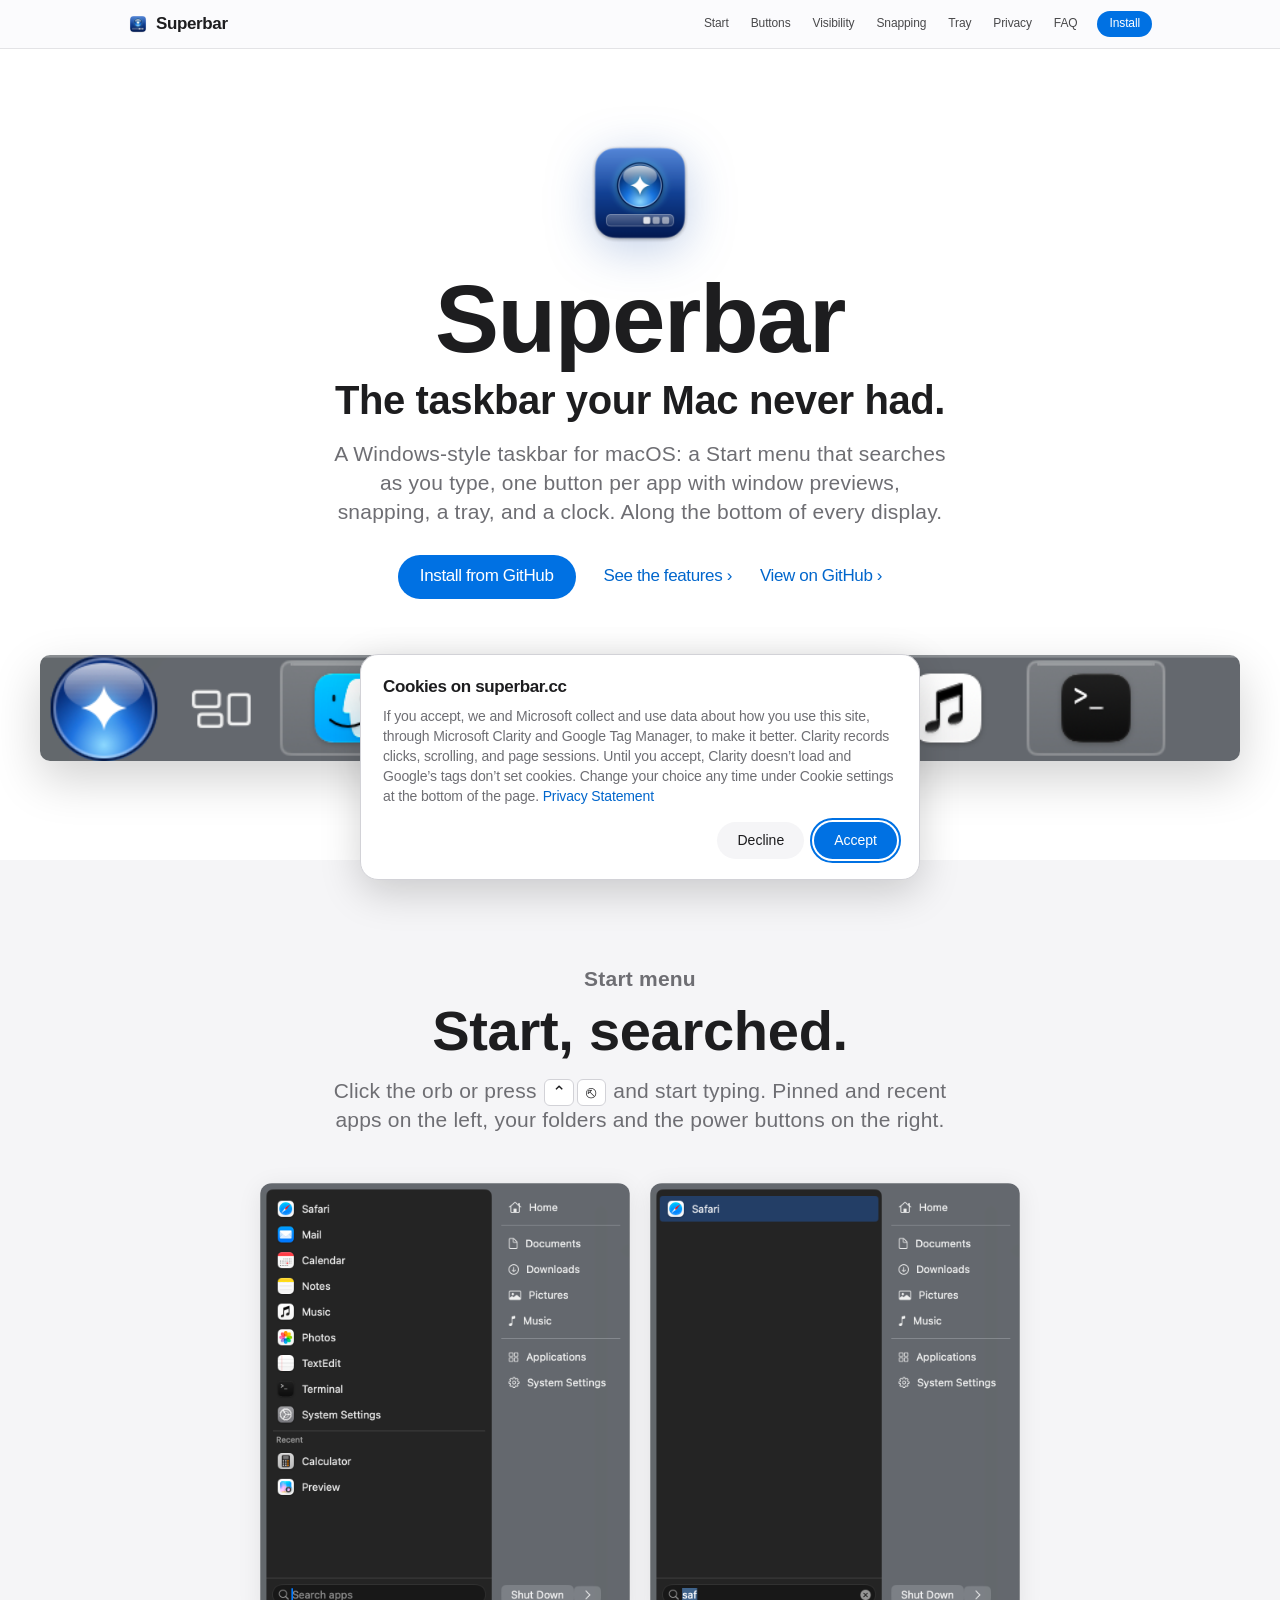
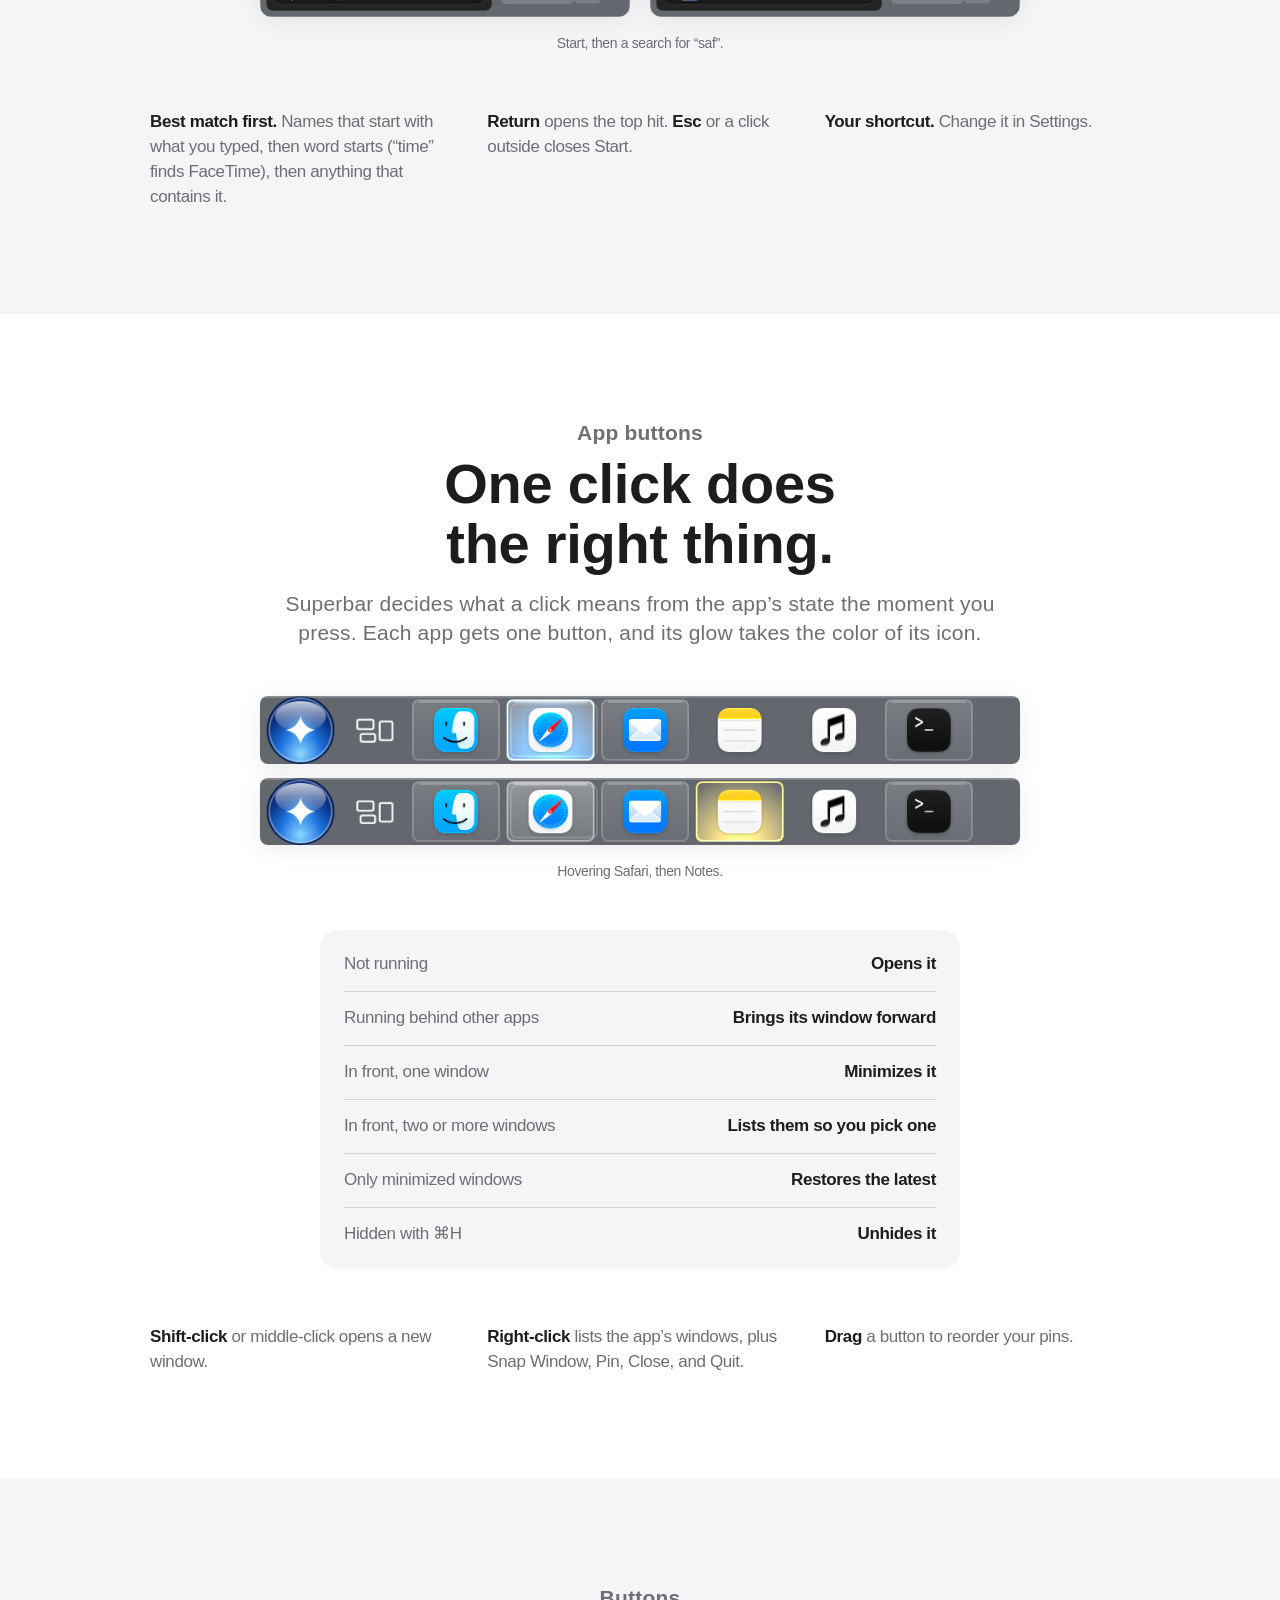
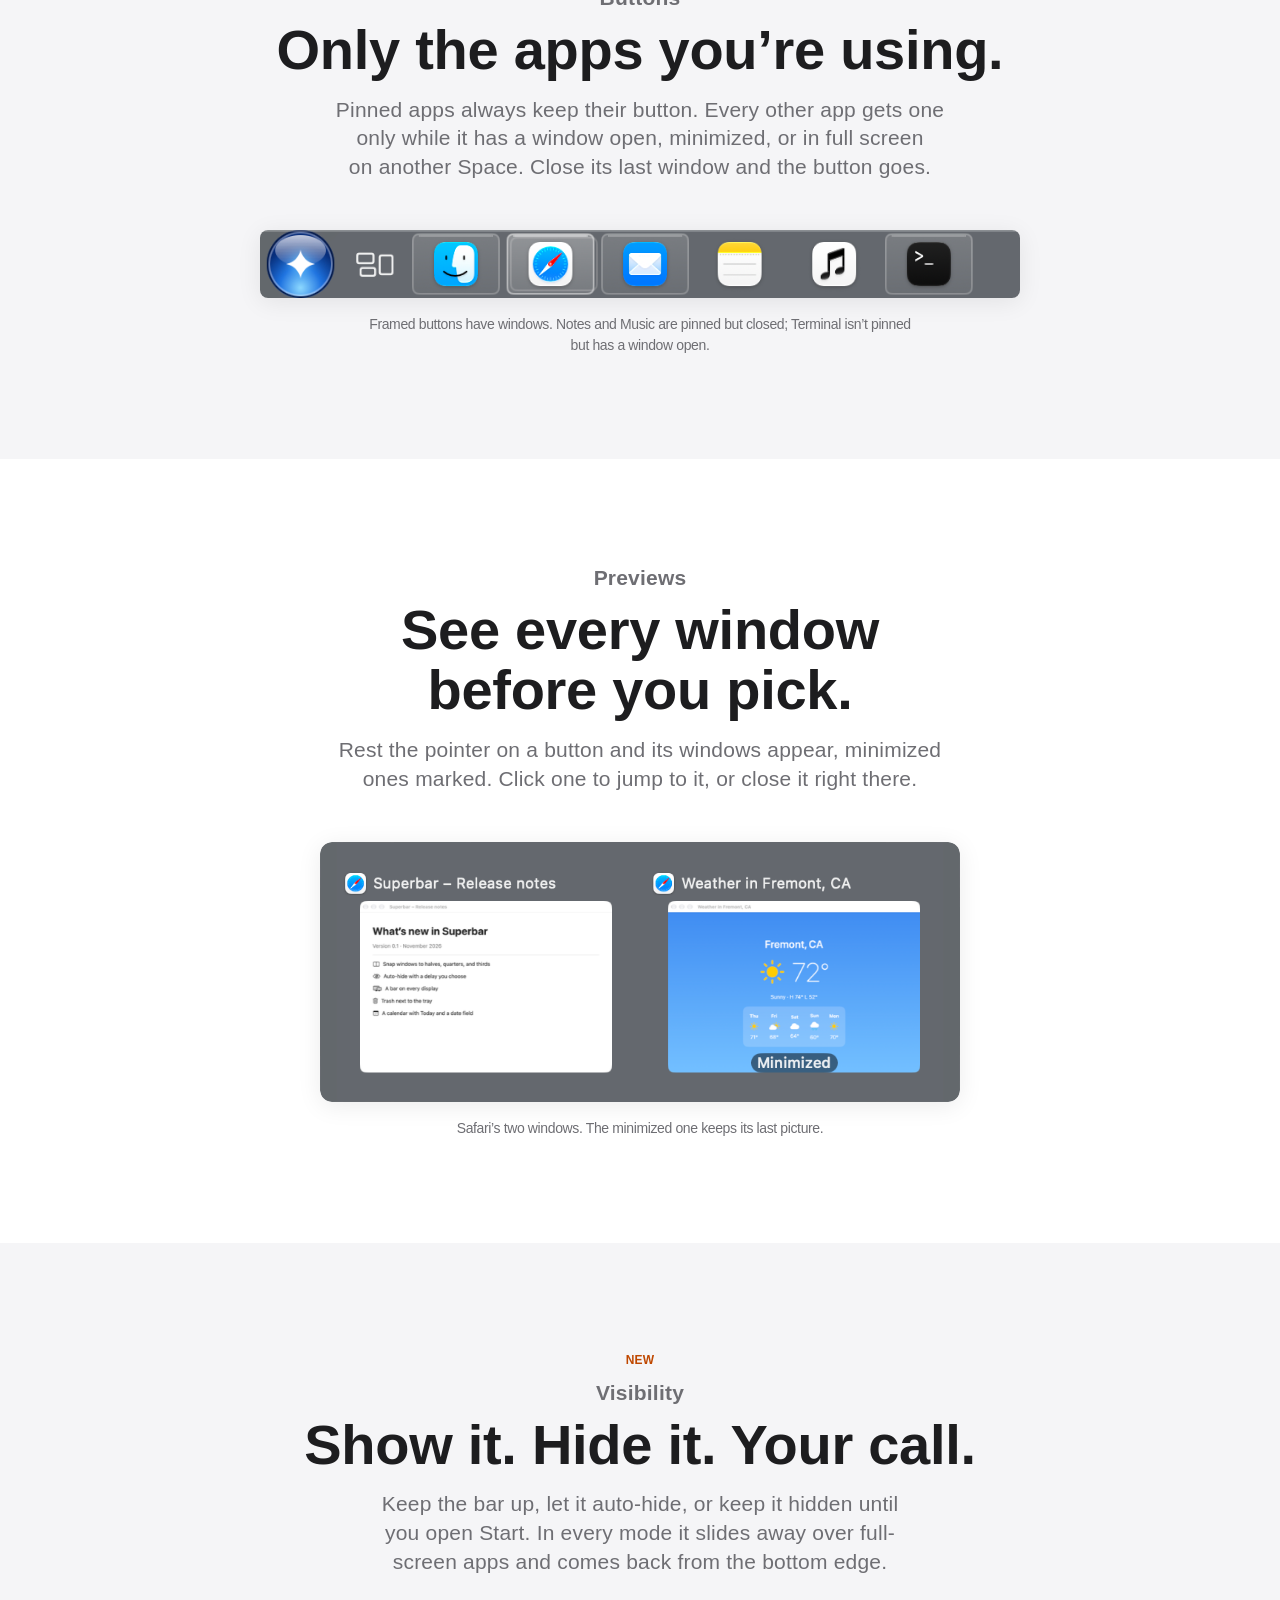
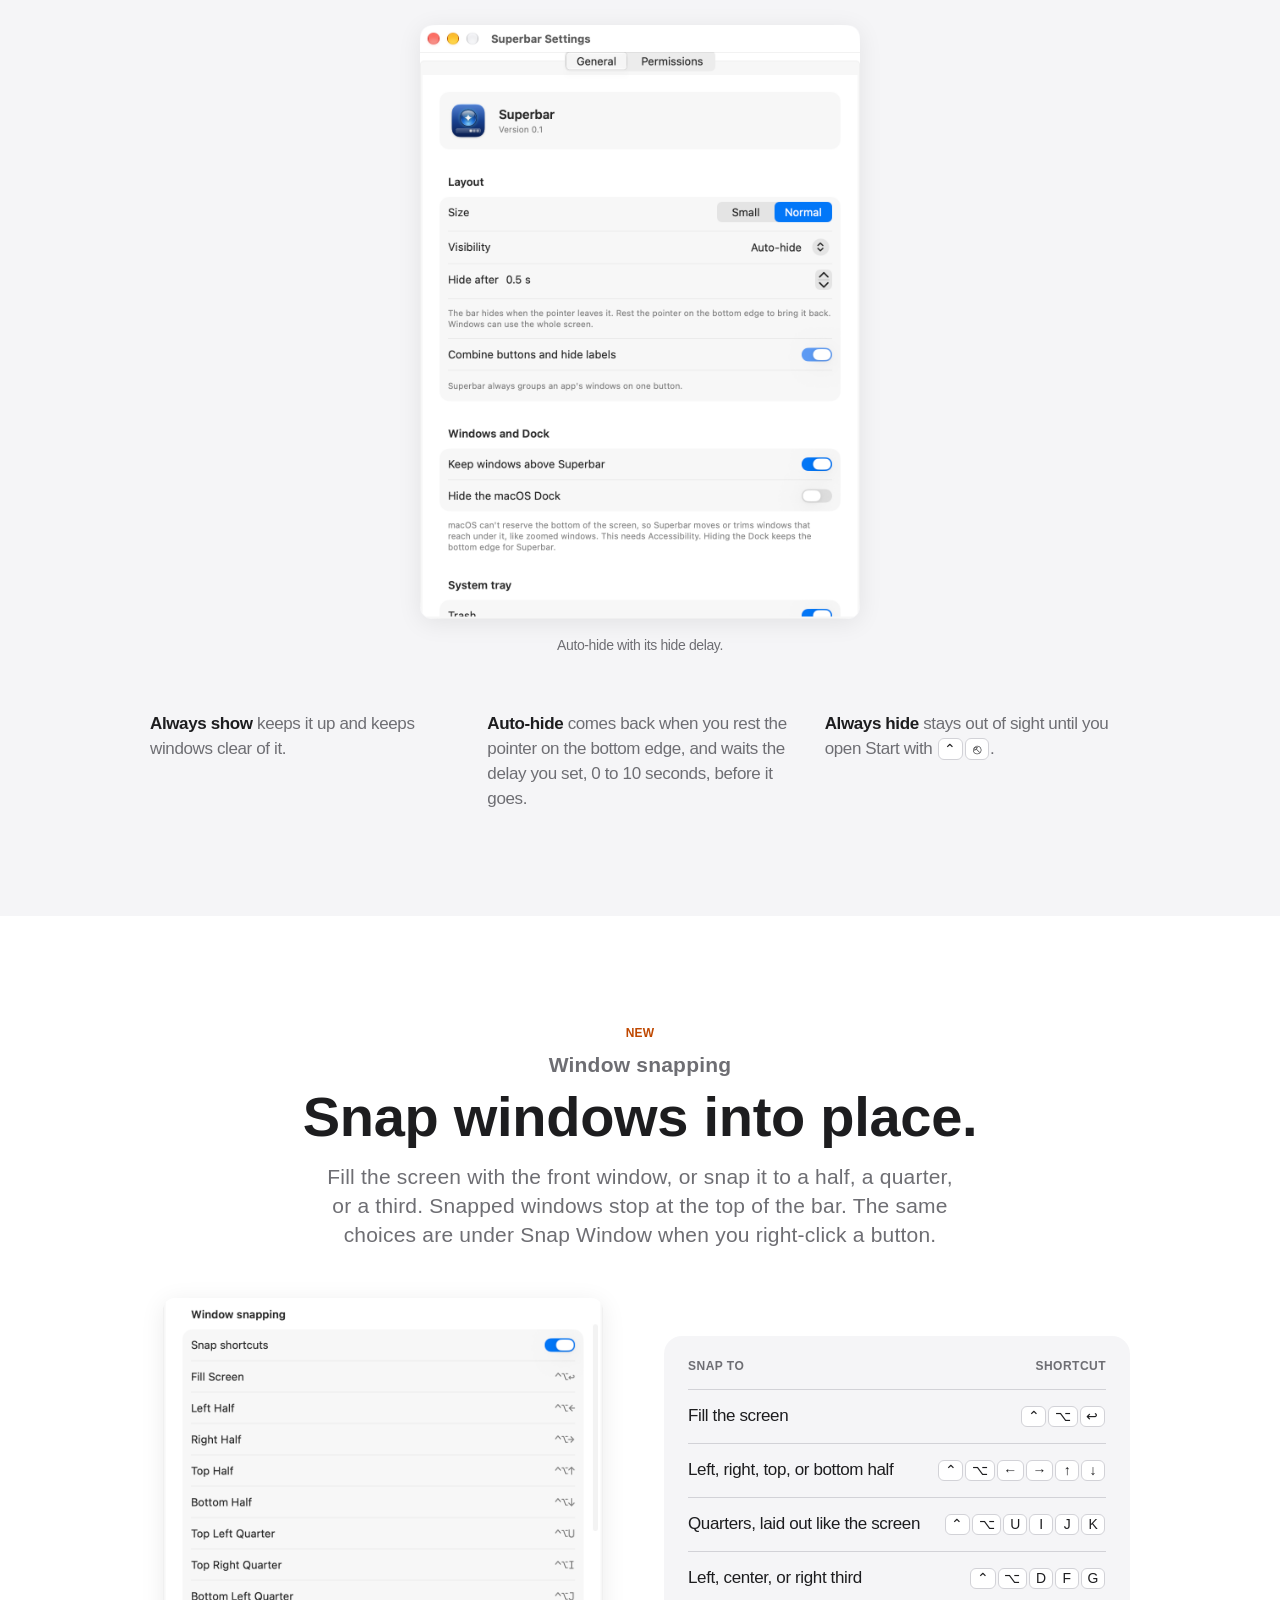
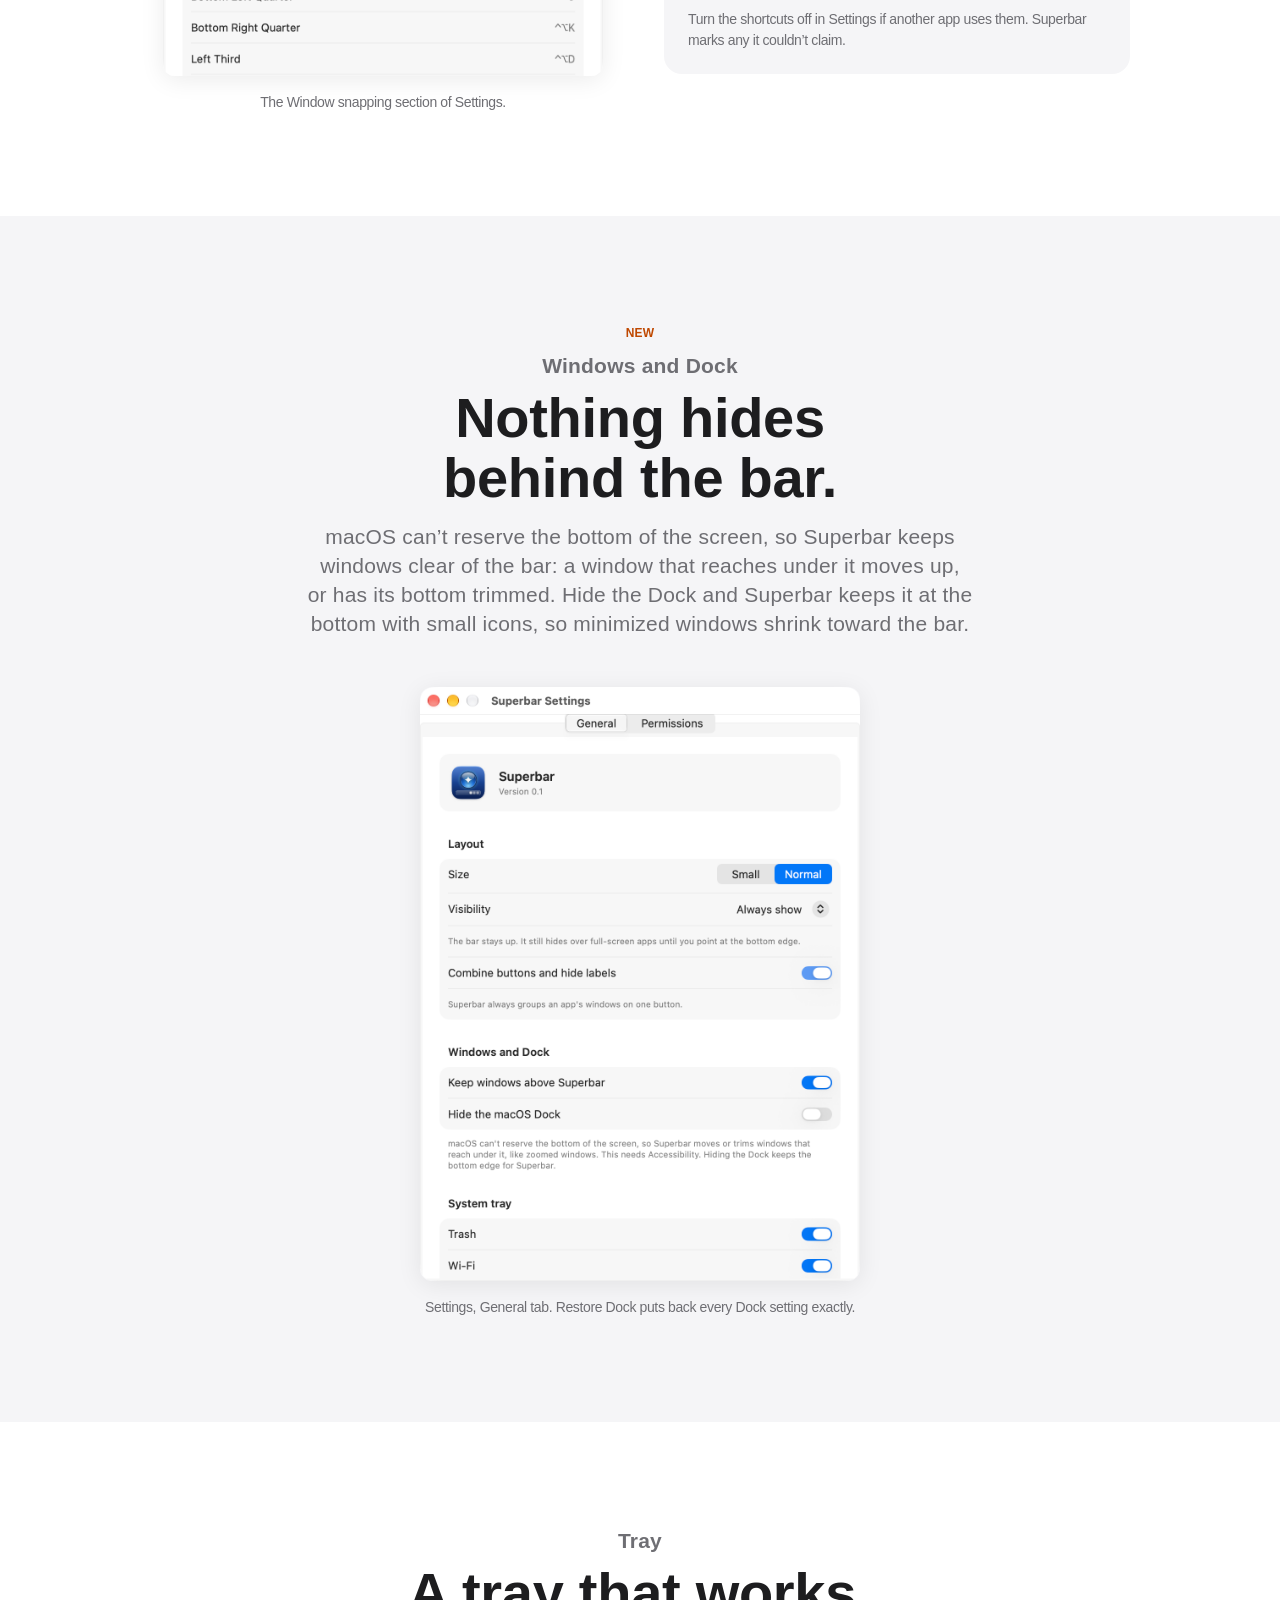
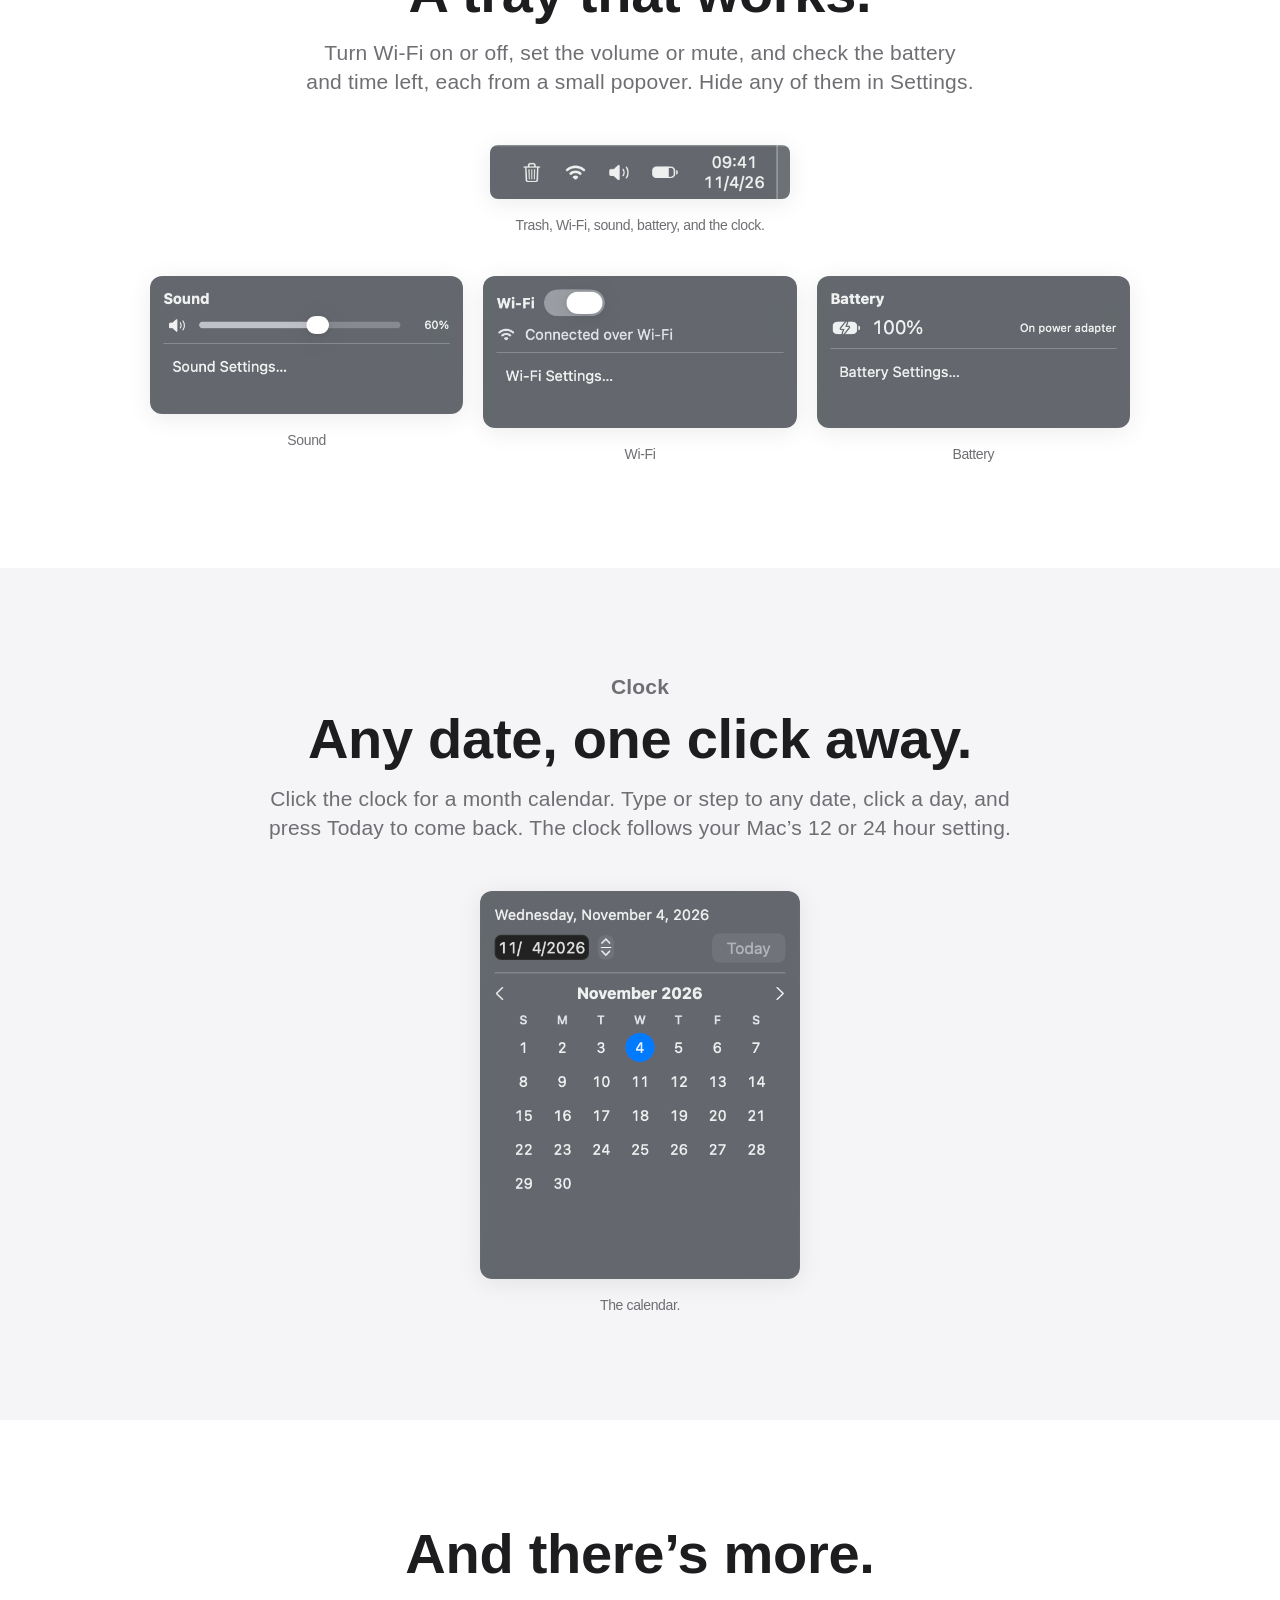
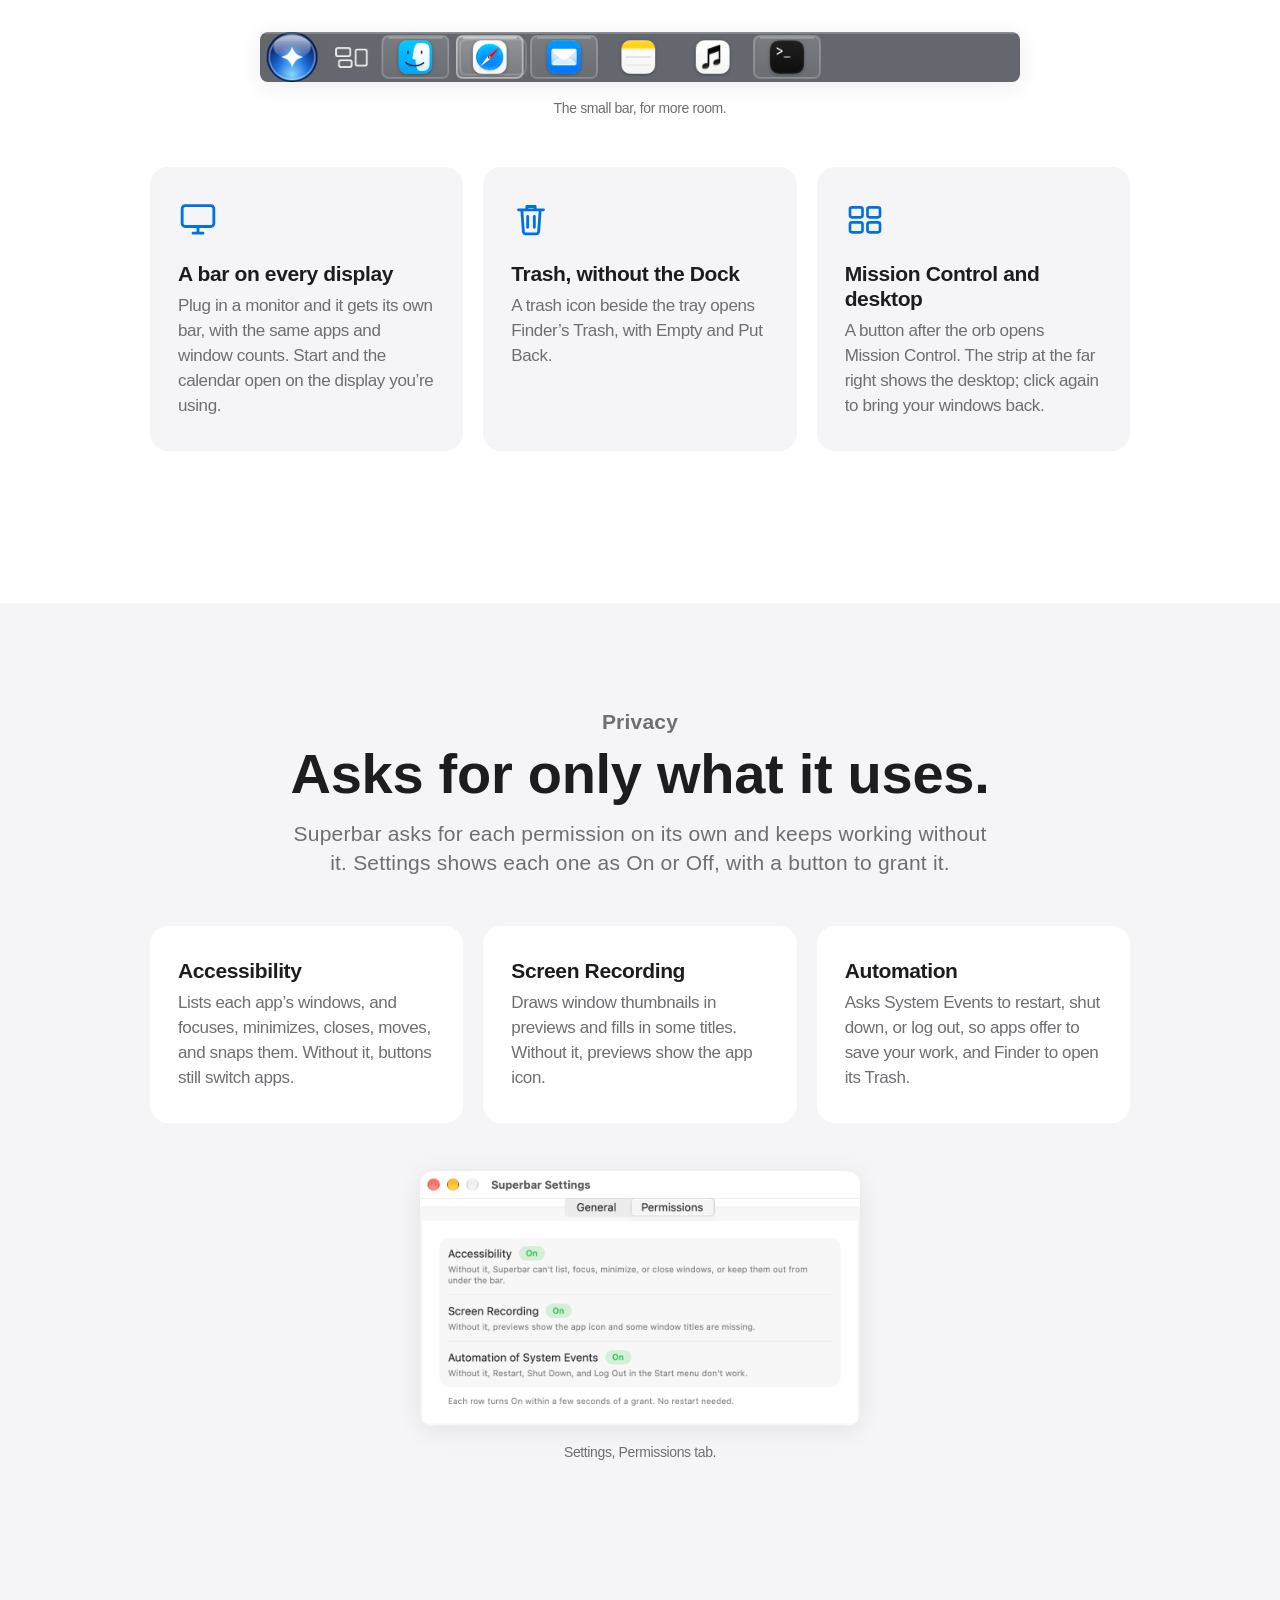
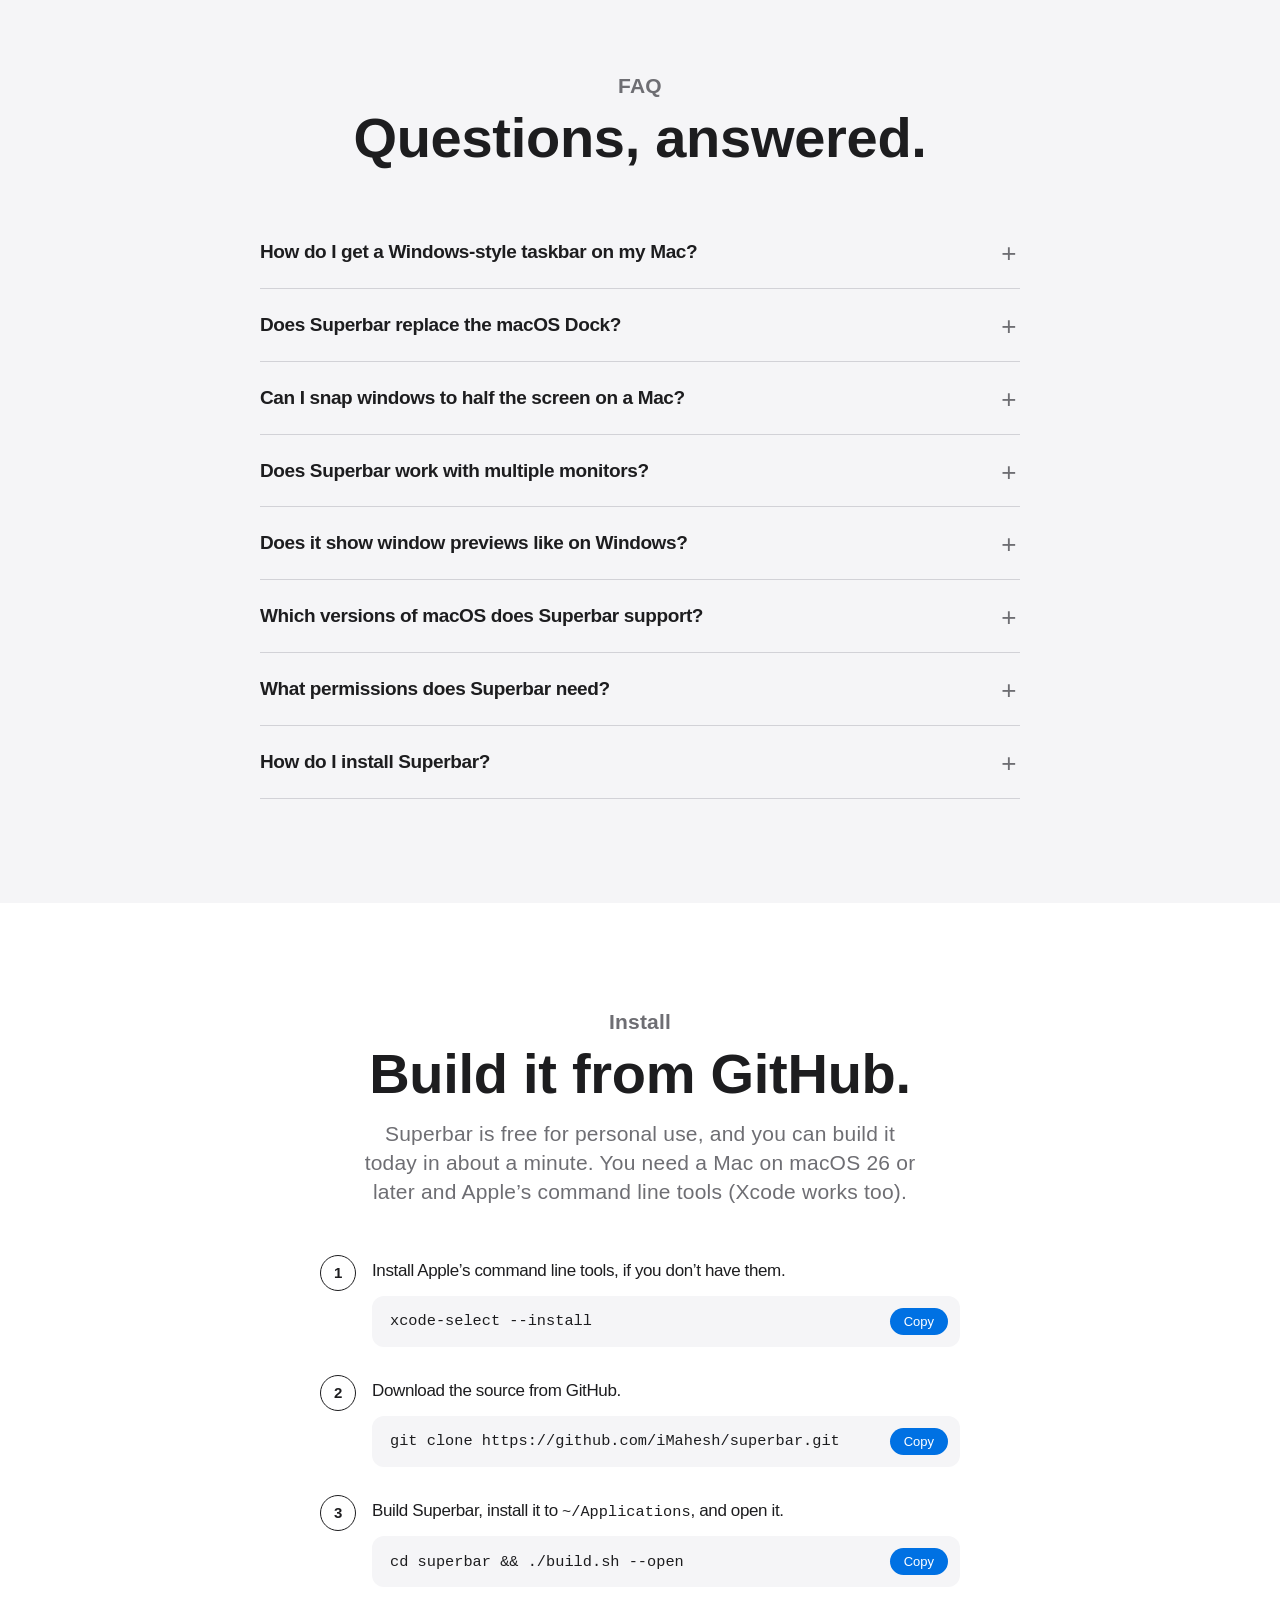
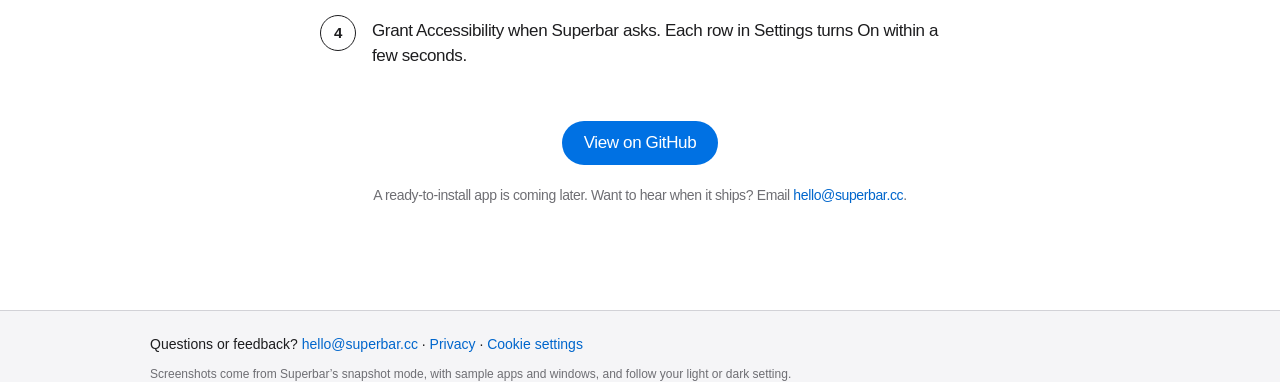
<file: index.html>
<!doctype html>
<html lang="en">
<head>
  <script>
    // Consent first. Google tags start denied, and Microsoft Clarity loads only after
    // the visitor accepts in the cookie banner (assets/consent.js). The choice is kept
    // in localStorage under "superbar-consent": "granted" or "denied".
    window.dataLayer = window.dataLayer || [];
    function gtag(){dataLayer.push(arguments);}
    gtag('consent', 'default', {
      ad_storage: 'denied', ad_user_data: 'denied', ad_personalization: 'denied',
      analytics_storage: 'denied', wait_for_update: 500
    });
    window.superbarConsent = (function () {
      try { return localStorage.getItem('superbar-consent'); } catch (e) { return null; }
    })();
    if (window.superbarConsent === 'granted') {
      gtag('consent', 'update', {
        ad_storage: 'granted', ad_user_data: 'granted', ad_personalization: 'granted',
        analytics_storage: 'granted'
      });
    }
    gtag('js', new Date());

    // Microsoft Clarity, only with consent.
    window.loadClarity = function () {
      if (window.clarityLoaded) return;
      window.clarityLoaded = true;
      (function(c,l,a,r,i,t,y){
          c[a]=c[a]||function(){(c[a].q=c[a].q||[]).push(arguments)};
          t=l.createElement(r);t.async=1;t.src="https://www.clarity.ms/tag/"+i;
          y=l.getElementsByTagName(r)[0];y.parentNode.insertBefore(t,y);
      })(window, document, "clarity", "script", "z9kiufjqvu");
      window.clarity('consentv2', { ad_Storage: 'granted', analytics_Storage: 'granted' });
    };
    if (window.superbarConsent === 'granted') window.loadClarity();
  </script>
  <script async src="https://www.googletagmanager.com/gtm.js?id=GTM-T5NTJXW6"></script>
  <meta charset="utf-8">
  <meta name="viewport" content="width=device-width, initial-scale=1">
  <title>Superbar: Windows-Style Taskbar for Mac | Dock Alternative</title>
  <meta name="description" content="Superbar is a Windows 7 style taskbar for Mac: a Start menu with search, one button per app, live window previews, window snapping, auto-hide, a system tray, and a clock on every display. A Dock alternative for macOS 26 or later.">
  <meta name="keywords" content="taskbar for Mac, Windows taskbar for macOS, Dock alternative, Dock replacement, Start menu for Mac, window previews, window snapping Mac, multi-monitor taskbar">
  <meta name="robots" content="index, follow, max-image-preview:large">
  <meta name="author" content="Superbar">
  <link rel="canonical" href="https://superbar.cc/">
  <meta name="theme-color" content="#ffffff" media="(prefers-color-scheme: light)">
  <meta name="theme-color" content="#000000" media="(prefers-color-scheme: dark)">
  <meta name="color-scheme" content="light dark">

  <meta property="og:type" content="website">
  <meta property="og:site_name" content="Superbar">
  <meta property="og:url" content="https://superbar.cc/">
  <meta property="og:title" content="Superbar — the taskbar your Mac never had">
  <meta property="og:description" content="A Windows-style taskbar for macOS: Start menu, one button per app, window previews, snapping, and a tray. On every display.">
  <meta property="og:image" content="https://superbar.cc/assets/img/og-image.png">
  <meta property="og:image:width" content="1200">
  <meta property="og:image:height" content="630">
  <meta property="og:image:alt" content="Superbar: the taskbar your Mac never had, above a screenshot of the bar">
  <meta property="og:locale" content="en_US">
  <meta name="twitter:card" content="summary_large_image">
  <meta name="twitter:title" content="Superbar — the taskbar your Mac never had">
  <meta name="twitter:description" content="A Windows-style taskbar for macOS: Start menu, window previews, snapping, and a tray on every display.">
  <meta name="twitter:image" content="https://superbar.cc/assets/img/og-image.png">

  <link rel="icon" href="assets/img/favicon-64.png" type="image/png">
  <link rel="apple-touch-icon" href="assets/img/apple-touch-icon.png">
  <link rel="preload" as="image" href="assets/img/icon-512.png" fetchpriority="high">
  <link rel="stylesheet" href="assets/style.css">

  <script type="application/ld+json">
  {
    "@context": "https://schema.org",
    "@graph": [
      {
        "@type": "SoftwareApplication",
        "@id": "https://superbar.cc/#app",
        "name": "Superbar",
        "url": "https://superbar.cc/",
        "description": "Superbar is a Windows 7 style taskbar for Mac: a Start menu with search, one button per app, live window previews, window snapping, auto-hide, a system tray, and a clock on every display. A Dock alternative for macOS 26 or later.",
        "applicationCategory": "UtilitiesApplication",
        "applicationSubCategory": "Taskbar and Dock replacement",
        "sameAs": ["https://github.com/iMahesh/superbar"],
        "isAccessibleForFree": true,
        "operatingSystem": "macOS 26 or later",
        "image": "https://superbar.cc/assets/img/icon-512.png",
        "screenshot": [
          "https://superbar.cc/assets/img/bar-light.png",
          "https://superbar.cc/assets/img/start-menu-light.png",
          "https://superbar.cc/assets/img/preview-light.png",
          "https://superbar.cc/assets/img/settings-snap-light.png"
        ],
        "featureList": [
          "Start menu with search as you type",
          "One button per app with live window previews",
          "Window snapping to halves, quarters, and thirds",
          "Always show, auto-hide, or always hide",
          "System tray with Wi-Fi, sound, and battery",
          "Clock with a month calendar",
          "A bar on every connected display",
          "Trash and Mission Control buttons"
        ],
        "publisher": { "@id": "https://superbar.cc/#org" }
      },
      {
        "@type": "Organization",
        "@id": "https://superbar.cc/#org",
        "name": "Superbar",
        "url": "https://superbar.cc/",
        "logo": "https://superbar.cc/assets/img/icon-512.png",
        "email": "hello@superbar.cc"
      },
      {
        "@type": "WebSite",
        "@id": "https://superbar.cc/#site",
        "name": "Superbar",
        "url": "https://superbar.cc/",
        "publisher": { "@id": "https://superbar.cc/#org" }
      }
    ]
  }
  </script>
  <script type="application/ld+json">
  {
    "@context": "https://schema.org",
    "@type": "FAQPage",
    "mainEntity": [
      {
        "@type": "Question",
        "name": "How do I get a Windows-style taskbar on my Mac?",
        "acceptedAnswer": {
          "@type": "Answer",
          "text": "Install Superbar. It puts a taskbar along the bottom of every display, with a Start menu, one button per app, window previews, a system tray, and a clock, much like the taskbar on a PC."
        }
      },
      {
        "@type": "Question",
        "name": "Does Superbar replace the macOS Dock?",
        "acceptedAnswer": {
          "@type": "Answer",
          "text": "It can. In Settings, turn on Hide the macOS Dock: Superbar keeps the Dock hidden at the bottom with small icons, so minimized windows still shrink toward the bar. Restore Dock puts back every Dock setting exactly as it was."
        }
      },
      {
        "@type": "Question",
        "name": "Can I snap windows to half the screen on a Mac?",
        "acceptedAnswer": {
          "@type": "Answer",
          "text": "Yes. Superbar snaps the front window to fill the screen, a half, a quarter, or a third with Control-Option shortcuts, or from Snap Window when you right-click an app's button. Snapped windows stop at the top of the bar."
        }
      },
      {
        "@type": "Question",
        "name": "Does Superbar work with multiple monitors?",
        "acceptedAnswer": {
          "@type": "Answer",
          "text": "Yes. Every connected display gets its own bar with the same apps and window counts, and the Start menu and calendar open on the display you're using."
        }
      },
      {
        "@type": "Question",
        "name": "Does it show window previews like on Windows?",
        "acceptedAnswer": {
          "@type": "Answer",
          "text": "Yes. Rest the pointer on an app's button to see thumbnails of its windows, including minimized ones. Click a thumbnail to jump to that window, or close it from the preview."
        }
      },
      {
        "@type": "Question",
        "name": "Which versions of macOS does Superbar support?",
        "acceptedAnswer": {
          "@type": "Answer",
          "text": "Superbar runs on macOS 26 or later."
        }
      },
      {
        "@type": "Question",
        "name": "What permissions does Superbar need?",
        "acceptedAnswer": {
          "@type": "Answer",
          "text": "Accessibility, to list and manage windows. Screen Recording is optional and only draws preview thumbnails. Automation lets the Start menu restart or shut down your Mac and open Finder's Trash. Superbar keeps working without each one."
        }
      },
      {
        "@type": "Question",
        "name": "How do I install Superbar?",
        "acceptedAnswer": {
          "@type": "Answer",
          "text": "You can build it today from the source on GitHub with Apple's command line tools: see Install above. It's free for personal use. A ready-to-install app is coming later; email hello@superbar.cc to hear when it ships."
        }
      }
    ]
  }
  </script>
</head>
<body>
  <a class="skip" href="#main">Skip to content</a>

  <header class="nav">
    <div class="nav-inner">
      <a class="brand" href="#top" aria-label="Superbar home">
        <img src="assets/img/favicon-64.png" alt="" width="20" height="20">
        <span>Superbar</span>
      </a>
      <nav aria-label="Sections">
        <a href="#start">Start</a>
        <a href="#buttons">Buttons</a>
        <a href="#autohide">Visibility</a>
        <a href="#snapping">Snapping</a>
        <a href="#tray">Tray</a>
        <a href="#permissions">Privacy</a>
        <a href="#faq">FAQ</a>
        <a class="nav-cta" href="#install">Install</a>
      </nav>
    </div>
  </header>

  <main id="main">
    <section class="hero" id="top">
      <div class="wrap">
        <img class="hero-icon" src="assets/img/icon-512.png" alt="Superbar app icon: a glowing blue orb above a small bar" width="112" height="112">
        <h1>Superbar <span class="hero-sub">The taskbar your Mac never had.</span></h1>
        <p class="hero-lede">A Windows-style taskbar for macOS: a Start menu that searches as you type, one button per app with window previews, snapping, a tray, and a clock. Along the bottom of every display.</p>
        <div class="ctas">
          <a class="btn" href="#install">Install from GitHub</a>
          <a class="more-link" href="#start">See the features</a>
          <a class="more-link" id="repo-link" href="#" hidden>View on GitHub</a>
        </div>
      </div>
      <figure class="hero-shot">
        <picture><source srcset="assets/img/bar-apps-light.png" media="(max-width: 600px) and (prefers-color-scheme: light)"><source srcset="assets/img/bar-apps-dark.png" media="(max-width: 600px)"><source srcset="assets/img/bar-light.png" media="(prefers-color-scheme: light)"><img src="assets/img/bar-dark.png" fetchpriority="high" alt="The Superbar taskbar on a Mac: Start orb, Mission Control, buttons for Finder, Safari, Mail, Notes, Music, and Terminal, then Trash, Wi-Fi, sound, battery, and the clock" width="2880" height="80"></picture>
        <figcaption>Every picture on this page is a real screenshot of Superbar.</figcaption>
      </figure>
    </section>

    <section class="band alt" id="start" aria-labelledby="start-title">
      <div class="wrap">
        <header class="band-head">
          <p class="eyebrow">Start menu</p>
          <h2 id="start-title">Start, searched.</h2>
          <p class="lede">Click the orb or press <kbd>⌃</kbd><kbd>⎋</kbd> and start typing. Pinned and recent apps on the left, your folders and the power buttons on the right.</p>
        </header>
        <figure class="shot wide">
          <div class="duo"><picture><source srcset="assets/img/start-menu-light.png" media="(prefers-color-scheme: light)"><img src="assets/img/start-menu-dark.png" alt="The Start menu: pinned and recent apps on the left, folders and System Settings on the right, a search field and Shut Down at the bottom" loading="lazy" width="920" height="1080"></picture><picture><source srcset="assets/img/start-search-light.png" media="(prefers-color-scheme: light)"><img src="assets/img/start-search-dark.png" alt="The Start menu searching for “saf”, with Safari as the top hit" loading="lazy" width="920" height="1080"></picture></div>
          <figcaption>Start, then a search for “saf”.</figcaption>
        </figure>
        <ul class="facts">
          <li><strong>Best match first.</strong> Names that start with what you typed, then word starts (“time” finds FaceTime), then anything that contains it.</li>
          <li><strong>Return</strong> opens the top hit. <strong>Esc</strong> or a click outside closes Start.</li>
          <li><strong>Your shortcut.</strong> Change it in Settings.</li>
        </ul>
      </div>
    </section>
    <section class="band" id="buttons" aria-labelledby="buttons-title">
      <div class="wrap">
        <header class="band-head">
          <p class="eyebrow">App buttons</p>
          <h2 id="buttons-title">One click does the right thing.</h2>
          <p class="lede">Superbar decides what a click means from the app’s state the moment you press. Each app gets one button, and its glow takes the color of its icon.</p>
        </header>
        <figure class="shot bar">
          <div class="stack"><picture><source srcset="assets/img/bar-hover-safari-light.png" media="(prefers-color-scheme: light)"><img src="assets/img/bar-hover-safari-dark.png" alt="Superbar with the pointer over Safari, which glows blue" loading="lazy" width="900" height="80"></picture><picture><source srcset="assets/img/bar-hover-notes-light.png" media="(prefers-color-scheme: light)"><img src="assets/img/bar-hover-notes-dark.png" alt="Superbar with the pointer over Notes, which glows yellow" loading="lazy" width="900" height="80"></picture></div>
          <figcaption>Hovering Safari, then Notes.</figcaption>
        </figure>
        <div class="rules-card">
          <table class="rules">
            <tbody>
              <tr><td>Not running</td><td>Opens it</td></tr>
              <tr><td>Running behind other apps</td><td>Brings its window forward</td></tr>
              <tr><td>In front, one window</td><td>Minimizes it</td></tr>
              <tr><td>In front, two or more windows</td><td>Lists them so you pick one</td></tr>
              <tr><td>Only minimized windows</td><td>Restores the latest</td></tr>
              <tr><td>Hidden with ⌘H</td><td>Unhides it</td></tr>
            </tbody>
          </table>
        </div>
        <ul class="facts">
          <li><strong>Shift-click</strong> or middle-click opens a new window.</li>
          <li><strong>Right-click</strong> lists the app’s windows, plus Snap Window, Pin, Close, and Quit.</li>
          <li><strong>Drag</strong> a button to reorder your pins.</li>
        </ul>
      </div>
    </section>
    <section class="band alt" id="visibility" aria-labelledby="visibility-title">
      <div class="wrap">
        <header class="band-head">
          <p class="eyebrow">Buttons</p>
          <h2 id="visibility-title">Only the apps you’re using.</h2>
          <p class="lede">Pinned apps always keep their button. Every other app gets one only while it has a window open, minimized, or in full screen on another Space. Close its last window and the button goes.</p>
        </header>
        <figure class="shot bar">
          <picture><source srcset="assets/img/bar-apps-light.png" media="(prefers-color-scheme: light)"><img src="assets/img/bar-apps-dark.png" alt="Superbar with Finder, Safari, and Mail framed, Notes and Music as plain pins, and Terminal framed" loading="lazy" width="900" height="80"></picture>
          <figcaption>Framed buttons have windows. Notes and Music are pinned but closed; Terminal isn’t pinned but has a window open.</figcaption>
        </figure>
      </div>
    </section>
    <section class="band" id="previews" aria-labelledby="previews-title">
      <div class="wrap">
        <header class="band-head">
          <p class="eyebrow">Previews</p>
          <h2 id="previews-title">See every window before you pick.</h2>
          <p class="lede">Rest the pointer on a button and its windows appear, minimized ones marked. Click one to jump to it, or close it right there.</p>
        </header>
        <figure class="shot mid">
          <picture><source srcset="assets/img/preview-light.png" media="(prefers-color-scheme: light)"><img src="assets/img/preview-dark.png" alt="A preview popover for Safari with thumbnails of two windows, Superbar release notes and Weather in Fremont, CA, the second marked Minimized" loading="lazy" width="864" height="352"></picture>
          <figcaption>Safari’s two windows. The minimized one keeps its last picture.</figcaption>
        </figure>
      </div>
    </section>
    <section class="band alt" id="autohide" aria-labelledby="autohide-title">
      <div class="wrap">
        <header class="band-head">
          <span class="badge">New</span><p class="eyebrow">Visibility</p>
          <h2 id="autohide-title">Show it. Hide it. Your call.</h2>
          <p class="lede">Keep the bar up, let it auto-hide, or keep it hidden until you open Start. In every mode it slides away over full-screen apps and comes back from the bottom edge.</p>
        </header>
        <figure class="shot settings">
          <picture><source srcset="assets/img/settings-autohide-light.png" media="(prefers-color-scheme: light)"><img src="assets/img/settings-autohide-dark.png" alt="Superbar Settings with Visibility set to Auto-hide and a Hide after stepper" loading="lazy" width="1040" height="1404"></picture>
          <figcaption>Auto-hide with its hide delay.</figcaption>
        </figure>
        <ul class="facts">
          <li><strong>Always show</strong> keeps it up and keeps windows clear of it.</li>
          <li><strong>Auto-hide</strong> comes back when you rest the pointer on the bottom edge, and waits the delay you set, 0 to 10 seconds, before it goes.</li>
          <li><strong>Always hide</strong> stays out of sight until you open Start with <kbd>⌃</kbd><kbd>⎋</kbd>.</li>
        </ul>
      </div>
    </section>
    <section class="band" id="snapping" aria-labelledby="snapping-title">
      <div class="wrap">
        <header class="band-head">
          <span class="badge">New</span><p class="eyebrow">Window snapping</p>
          <h2 id="snapping-title">Snap windows into place.</h2>
          <p class="lede">Fill the screen with the front window, or snap it to a half, a quarter, or a third. Snapped windows stop at the top of the bar. The same choices are under Snap Window when you right-click a button.</p>
        </header>
        <div class="split">
        <figure class="shot settings">
          <picture><source srcset="assets/img/settings-snap-light.png" media="(prefers-color-scheme: light)"><img src="assets/img/settings-snap-dark.png" alt="The Window snapping section of Superbar Settings, listing snaps with their shortcuts" loading="lazy" width="1040" height="892"></picture>
          <figcaption>The Window snapping section of Settings.</figcaption>
        </figure>
          <div class="keys-card">
            <table class="keys">
              <thead><tr><th>Snap to</th><th>Shortcut</th></tr></thead>
              <tbody>
                <tr><td>Fill the screen</td><td><kbd>⌃</kbd><kbd>⌥</kbd><kbd>↩</kbd></td></tr>
                <tr><td>Left, right, top, or bottom half</td><td><kbd>⌃</kbd><kbd>⌥</kbd><kbd>←</kbd><kbd>→</kbd><kbd>↑</kbd><kbd>↓</kbd></td></tr>
                <tr><td>Quarters, laid out like the screen</td><td><kbd>⌃</kbd><kbd>⌥</kbd><kbd>U</kbd><kbd>I</kbd><kbd>J</kbd><kbd>K</kbd></td></tr>
                <tr><td>Left, center, or right third</td><td><kbd>⌃</kbd><kbd>⌥</kbd><kbd>D</kbd><kbd>F</kbd><kbd>G</kbd></td></tr>
              </tbody>
            </table>
            <p class="note">Turn the shortcuts off in Settings if another app uses them. Superbar marks any it couldn’t claim.</p>
          </div>
        </div>
      </div>
    </section>
    <section class="band alt" id="dock" aria-labelledby="dock-title">
      <div class="wrap">
        <header class="band-head">
          <span class="badge">New</span><p class="eyebrow">Windows and Dock</p>
          <h2 id="dock-title">Nothing hides behind the bar.</h2>
          <p class="lede">macOS can’t reserve the bottom of the screen, so Superbar keeps windows clear of the bar: a window that reaches under it moves up, or has its bottom trimmed. Hide the Dock and Superbar keeps it at the bottom with small icons, so minimized windows shrink toward the bar.</p>
        </header>
        <figure class="shot settings">
          <picture><source srcset="assets/img/settings-general-light.png" media="(prefers-color-scheme: light)"><img src="assets/img/settings-general-dark.png" alt="Superbar Settings, General tab: size, visibility, keep windows above Superbar, and hide the macOS Dock" loading="lazy" width="1040" height="1404"></picture>
          <figcaption>Settings, General tab. Restore Dock puts back every Dock setting exactly.</figcaption>
        </figure>
      </div>
    </section>
    <section class="band" id="tray" aria-labelledby="tray-title">
      <div class="wrap">
        <header class="band-head">
          <p class="eyebrow">Tray</p>
          <h2 id="tray-title">A tray that works.</h2>
          <p class="lede">Turn Wi-Fi on or off, set the volume or mute, and check the battery and time left, each from a small popover. Hide any of them in Settings.</p>
        </header>
        <figure class="shot tray">
          <picture><source srcset="assets/img/bar-tray-light.png" media="(prefers-color-scheme: light)"><img class="tray-strip" src="assets/img/bar-tray-dark.png" alt="The right end of Superbar: Trash, Wi-Fi, sound, battery, and the clock" loading="lazy" width="440" height="80"></picture>
          <figcaption>Trash, Wi-Fi, sound, battery, and the clock.</figcaption>
        </figure>
        <div class="trio">
          <figure class="shot"><picture><source srcset="assets/img/tray-sound-light.png" media="(prefers-color-scheme: light)"><img src="assets/img/tray-sound-dark.png" alt="The Sound popover with a mute button and a volume slider" loading="lazy" width="560" height="248"></picture><figcaption>Sound</figcaption></figure>
          <figure class="shot"><picture><source srcset="assets/img/tray-network-light.png" media="(prefers-color-scheme: light)"><img src="assets/img/tray-network-dark.png" alt="The Wi-Fi popover with an on/off switch" loading="lazy" width="560" height="272"></picture><figcaption>Wi-Fi</figcaption></figure>
          <figure class="shot"><picture><source srcset="assets/img/tray-battery-light.png" media="(prefers-color-scheme: light)"><img src="assets/img/tray-battery-dark.png" alt="The Battery popover with charge and time left" loading="lazy" width="560" height="272"></picture><figcaption>Battery</figcaption></figure>
        </div>
      </div>
    </section>
    <section class="band alt" id="calendar" aria-labelledby="calendar-title">
      <div class="wrap">
        <header class="band-head">
          <p class="eyebrow">Clock</p>
          <h2 id="calendar-title">Any date, one click away.</h2>
          <p class="lede">Click the clock for a month calendar. Type or step to any date, click a day, and press Today to come back. The clock follows your Mac’s 12 or 24 hour setting.</p>
        </header>
        <figure class="shot narrow">
          <picture><source srcset="assets/img/calendar-light.png" media="(prefers-color-scheme: light)"><img src="assets/img/calendar-dark.png" alt="The calendar popover with a date field, a Today button, and the month grid" loading="lazy" width="528" height="640"></picture>
          <figcaption>The calendar.</figcaption>
        </figure>
      </div>
    </section>
    <section class="band" id="more" aria-labelledby="more-title">
      <div class="wrap">
        <header class="band-head">
          <h2 id="more-title">And there’s more.</h2>
        </header>
        <figure class="shot bar">
          <picture><source srcset="assets/img/bar-small-light.png" media="(prefers-color-scheme: light)"><img src="assets/img/bar-small-dark.png" alt="Superbar at its small size" loading="lazy" width="900" height="60"></picture>
          <figcaption>The small bar, for more room.</figcaption>
        </figure>
        <div class="tiles">
          <div class="tile">
            <svg class="tile-icon" aria-hidden="true"><use href="#i-display"/></svg>
            <h3>A bar on every display</h3>
            <p>Plug in a monitor and it gets its own bar, with the same apps and window counts. Start and the calendar open on the display you’re using.</p>
          </div>
          <div class="tile">
            <svg class="tile-icon" aria-hidden="true"><use href="#i-trash"/></svg>
            <h3>Trash, without the Dock</h3>
            <p>A trash icon beside the tray opens Finder’s Trash, with Empty and Put Back.</p>
          </div>
          <div class="tile">
            <svg class="tile-icon" aria-hidden="true"><use href="#i-mc"/></svg>
            <h3>Mission Control and desktop</h3>
            <p>A button after the orb opens Mission Control. The strip at the far right shows the desktop; click again to bring your windows back.</p>
          </div>
        </div>
      </div>
    </section>
    <section class="band alt" id="permissions" aria-labelledby="permissions-title">
      <div class="wrap">
        <header class="band-head">
          <p class="eyebrow">Privacy</p>
          <h2 id="permissions-title">Asks for only what it uses.</h2>
          <p class="lede">Superbar asks for each permission on its own and keeps working without it. Settings shows each one as On or Off, with a button to grant it.</p>
        </header>
        <div class="tiles">
          <div class="tile">
            <h3>Accessibility</h3>
            <p>Lists each app’s windows, and focuses, minimizes, closes, moves, and snaps them. Without it, buttons still switch apps.</p>
          </div>
          <div class="tile">
            <h3>Screen Recording</h3>
            <p>Draws window thumbnails in previews and fills in some titles. Without it, previews show the app icon.</p>
          </div>
          <div class="tile">
            <h3>Automation</h3>
            <p>Asks System Events to restart, shut down, or log out, so apps offer to save your work, and Finder to open its Trash.</p>
          </div>
        </div>
        <figure class="shot settings">
          <picture><source srcset="assets/img/settings-permissions-light.png" media="(prefers-color-scheme: light)"><img src="assets/img/settings-permissions-dark.png" alt="Superbar Settings, Permissions tab, listing each permission with its state" loading="lazy" width="1040" height="604"></picture>
          <figcaption>Settings, Permissions tab.</figcaption>
        </figure>
      </div>
    </section>
    <section class="band alt" id="faq" aria-labelledby="faq-title">
      <div class="wrap">
        <header class="band-head">
          <p class="eyebrow">FAQ</p>
          <h2 id="faq-title">Questions, answered.</h2>
        </header>
        <div class="faq">
          <details class="faq-item">
            <summary>How do I get a Windows-style taskbar on my Mac?</summary>
            <p>Install Superbar. It puts a taskbar along the bottom of every display, with a Start menu, one button per app, window previews, a system tray, and a clock, much like the taskbar on a PC.</p>
          </details>
          <details class="faq-item">
            <summary>Does Superbar replace the macOS Dock?</summary>
            <p>It can. In Settings, turn on Hide the macOS Dock: Superbar keeps the Dock hidden at the bottom with small icons, so minimized windows still shrink toward the bar. Restore Dock puts back every Dock setting exactly as it was.</p>
          </details>
          <details class="faq-item">
            <summary>Can I snap windows to half the screen on a Mac?</summary>
            <p>Yes. Superbar snaps the front window to fill the screen, a half, a quarter, or a third with Control-Option shortcuts, or from Snap Window when you right-click an app&#x27;s button. Snapped windows stop at the top of the bar.</p>
          </details>
          <details class="faq-item">
            <summary>Does Superbar work with multiple monitors?</summary>
            <p>Yes. Every connected display gets its own bar with the same apps and window counts, and the Start menu and calendar open on the display you&#x27;re using.</p>
          </details>
          <details class="faq-item">
            <summary>Does it show window previews like on Windows?</summary>
            <p>Yes. Rest the pointer on an app&#x27;s button to see thumbnails of its windows, including minimized ones. Click a thumbnail to jump to that window, or close it from the preview.</p>
          </details>
          <details class="faq-item">
            <summary>Which versions of macOS does Superbar support?</summary>
            <p>Superbar runs on macOS 26 or later.</p>
          </details>
          <details class="faq-item">
            <summary>What permissions does Superbar need?</summary>
            <p>Accessibility, to list and manage windows. Screen Recording is optional and only draws preview thumbnails. Automation lets the Start menu restart or shut down your Mac and open Finder&#x27;s Trash. Superbar keeps working without each one.</p>
          </details>
          <details class="faq-item">
            <summary>How do I install Superbar?</summary>
            <p>You can build it today from the <a href="https://github.com/iMahesh/superbar">source on GitHub</a> with Apple’s command line tools: see <a href="#install">Install</a>. It’s free for personal use. A ready-to-install app is coming later; email <a href="mailto:hello@superbar.cc">hello@superbar.cc</a> to hear when it ships.</p>
          </details>
        </div>
      </div>
    </section>

    <section class="band" id="install" aria-labelledby="install-title">
      <div class="wrap">
        <header class="band-head">
          <p class="eyebrow">Install</p>
          <h2 id="install-title">Build it from GitHub.</h2>
          <p class="lede">Superbar is free for personal use, and you can build it today in about a minute. You need a Mac on macOS 26 or later and Apple’s command line tools (Xcode works too).</p>
        </header>
        <ol class="steps">
          <li>
            <p>Install Apple’s command line tools, if you don’t have them.</p>
            <div class="code"><code>xcode-select --install</code><button class="copy" data-copy="xcode-select --install">Copy</button></div>
          </li>
          <li>
            <p>Download the source from GitHub.</p>
            <div class="code"><code>git clone https://github.com/iMahesh/superbar.git</code><button class="copy" data-copy="git clone https://github.com/iMahesh/superbar.git">Copy</button></div>
          </li>
          <li>
            <p>Build Superbar, install it to <code>~/Applications</code>, and open it.</p>
            <div class="code"><code>cd superbar &amp;&amp; ./build.sh --open</code><button class="copy" data-copy="cd superbar &amp;&amp; ./build.sh --open">Copy</button></div>
          </li>
          <li><p>Grant Accessibility when Superbar asks. Each row in Settings turns On within a few seconds.</p></li>
        </ol>
        <div class="ctas install-ctas">
          <a class="btn" href="https://github.com/iMahesh/superbar">View on GitHub</a>
        </div>
        <p class="note-center">A ready-to-install app is coming later. Want to hear when it ships? Email <a href="mailto:hello@superbar.cc?subject=Superbar%20app%20release">hello@superbar.cc</a>.</p>
      </div>
    </section>
  </main>

  <footer class="footer">
    <div class="wrap">
      <p class="contact">Questions or feedback? <a href="mailto:hello@superbar.cc">hello@superbar.cc</a> · <a href="privacy.html">Privacy</a> · <button type="button" class="link-button" id="consent-settings">Cookie settings</button></p>
      <p>Screenshots come from Superbar’s snapshot mode, with sample apps and windows, and follow your light or dark setting.</p>
      <p>Superbar is an independent project, not affiliated with Apple or Microsoft. Mac and macOS are trademarks of Apple Inc.</p>
    </div>
  </footer>

  <svg width="0" height="0" style="position:absolute" aria-hidden="true">
    <symbol id="i-mc" viewBox="0 0 24 24" fill="none" stroke="currentColor" stroke-width="1.6">
      <rect x="3" y="5" width="7.5" height="6" rx="1.2"/><rect x="13.5" y="5" width="7.5" height="6" rx="1.2"/><rect x="3" y="14" width="7.5" height="6" rx="1.2"/><rect x="13.5" y="14" width="7.5" height="6" rx="1.2"/>
    </symbol>
    <symbol id="i-trash" viewBox="0 0 24 24" fill="none" stroke="currentColor" stroke-width="1.7" stroke-linecap="round" stroke-linejoin="round"><path d="M4.5 6.5h15M9.5 6.5V4.5h5v2M6.5 6.5l.9 13a1.5 1.5 0 0 0 1.5 1.4h6.2a1.5 1.5 0 0 0 1.5-1.4l.9-13M10 10.5v6.5M14 10.5v6.5"/></symbol>
    <symbol id="i-wifi" viewBox="0 0 24 24" fill="none" stroke="currentColor" stroke-width="1.9" stroke-linecap="round"><path d="M3 9.5a13 13 0 0 1 18 0M6 13a8.5 8.5 0 0 1 12 0M9 16.4a4 4 0 0 1 6 0"/><circle cx="12" cy="19.5" r="1.1" fill="currentColor" stroke="none"/></symbol>
    <symbol id="i-display" viewBox="0 0 24 24" fill="none" stroke="currentColor" stroke-width="1.7" stroke-linecap="round" stroke-linejoin="round"><rect x="2.5" y="4" width="19" height="12.5" rx="1.8"/><path d="M9 20.5h6M12 16.5v4"/></symbol>
  </svg>

  <div class="consent" id="consent" role="dialog" aria-modal="false" aria-labelledby="consent-title" aria-describedby="consent-text" hidden>
    <p class="consent-title" id="consent-title">Cookies on superbar.cc</p>
    <p class="consent-text" id="consent-text">If you accept, we and Microsoft collect and use data about how you use this site, through Microsoft Clarity and Google Tag Manager, to make it better. Clarity records clicks, scrolling, and page sessions. Until you accept, Clarity doesn’t load and Google’s tags don’t set cookies. Change your choice any time under Cookie settings at the bottom of the page. <a href="privacy.html">Privacy Statement</a></p>
    <div class="consent-actions">
      <button type="button" class="consent-btn ghost" id="consent-decline">Decline</button>
      <button type="button" class="consent-btn" id="consent-accept">Accept</button>
    </div>
  </div>

  <script src="assets/consent.js" defer></script>
  <script src="assets/app.js" defer></script>
</body>
</html>
</file>
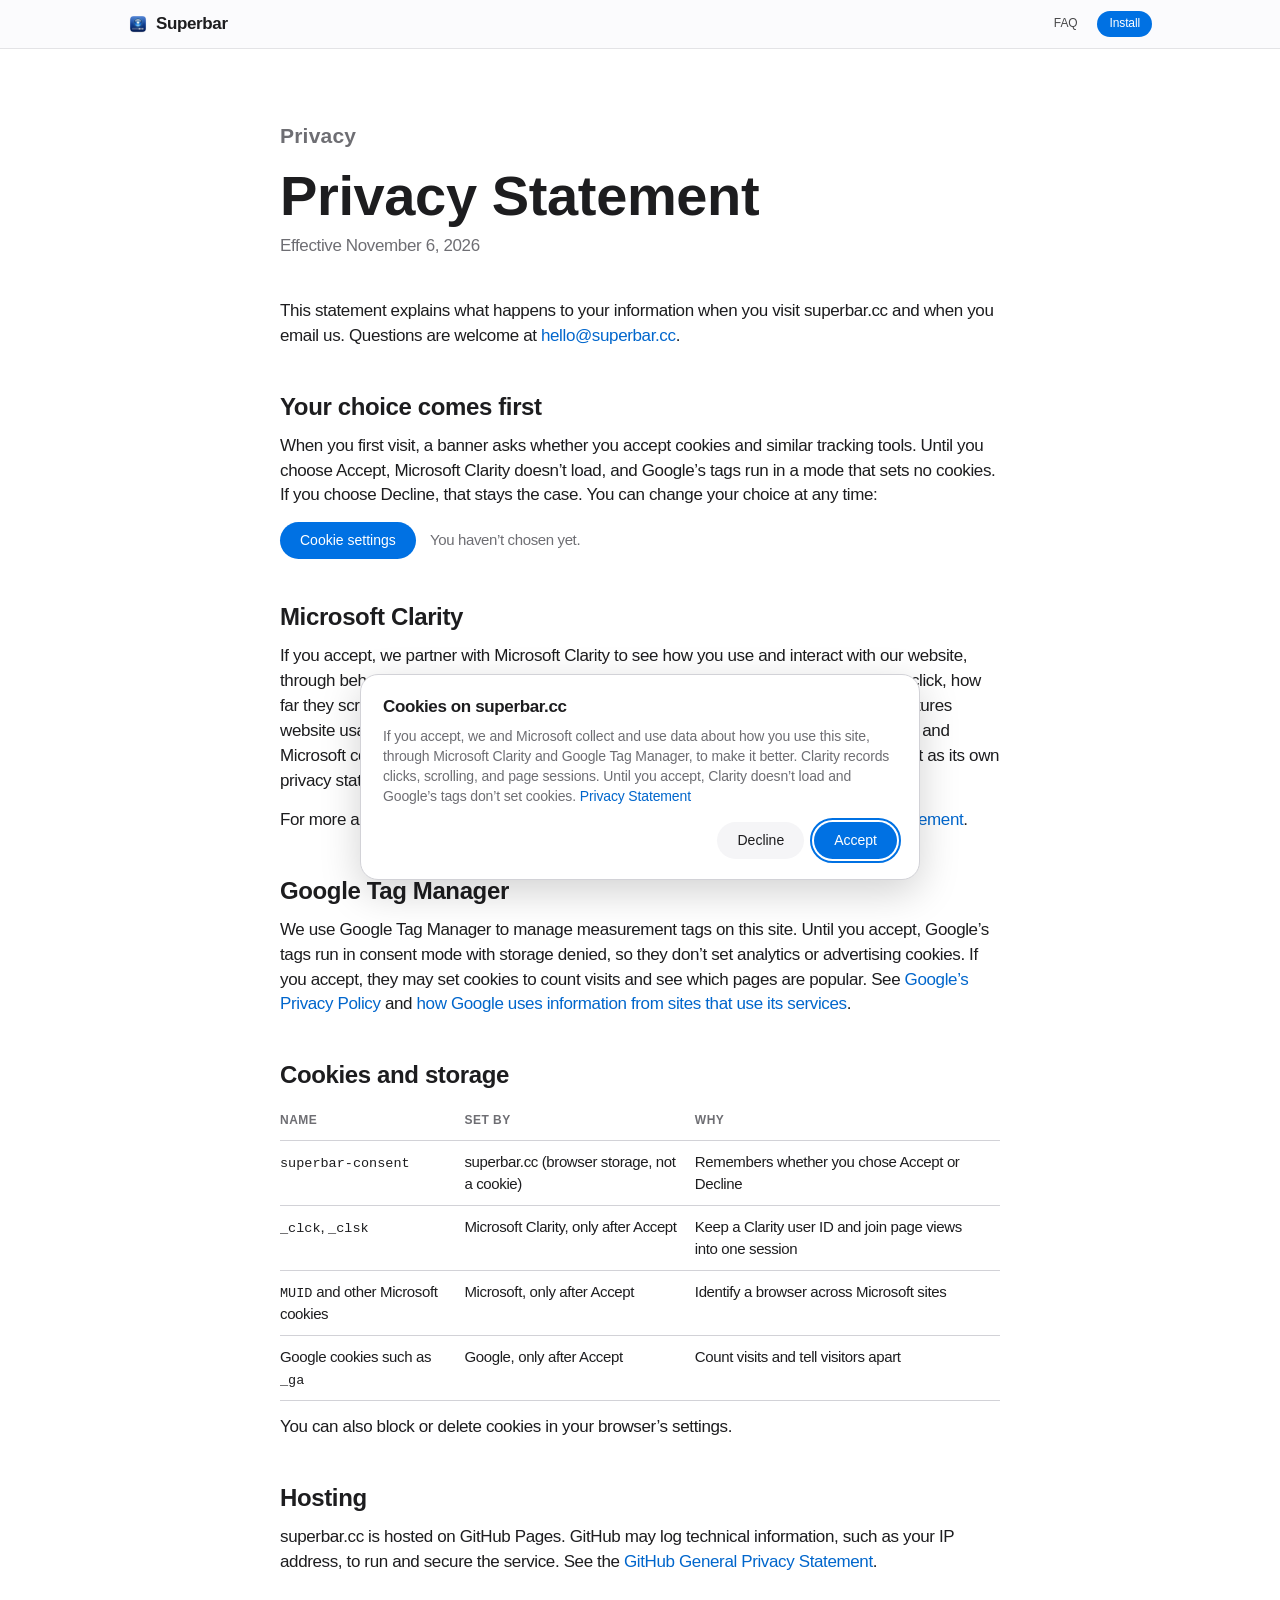
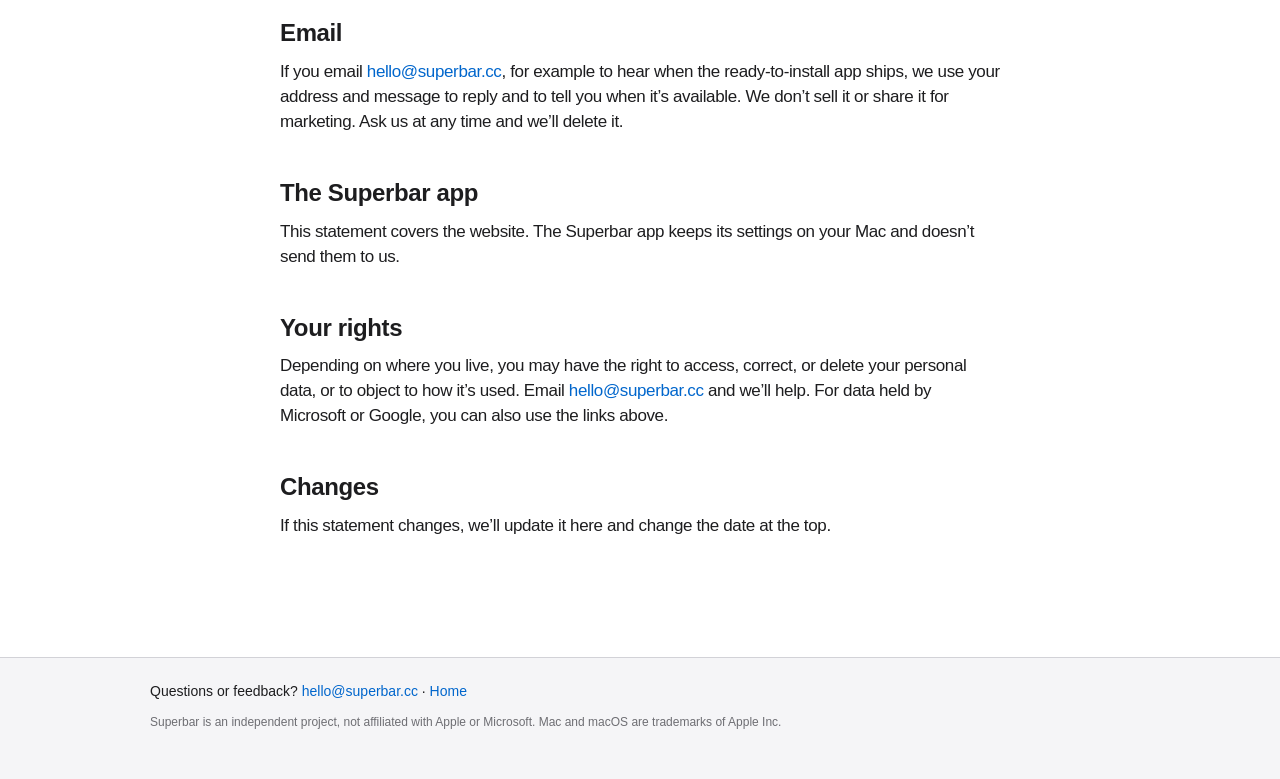
<file: privacy.html>
<!doctype html>
<html lang="en">
<head>
  <meta charset="utf-8">
  <meta name="viewport" content="width=device-width, initial-scale=1">
  <title>Privacy Statement — Superbar</title>
  <meta name="description" content="How superbar.cc uses Google Tag Manager and Microsoft Clarity, which cookies they set, and how to change your choice.">
  <link rel="canonical" href="https://superbar.cc/privacy.html">
  <meta name="color-scheme" content="light dark">
  <link rel="icon" href="assets/img/favicon-64.png" type="image/png">
  <link rel="apple-touch-icon" href="assets/img/apple-touch-icon.png">
  <link rel="stylesheet" href="assets/style.css">
  <script>
    // This page loads no trackers. It only reads the stored choice so the banner
    // below can show it and let the visitor change it.
    window.superbarConsent = (function () {
      try { return localStorage.getItem('superbar-consent'); } catch (e) { return null; }
    })();
  </script>
</head>
<body>
  <a class="skip" href="#main">Skip to content</a>

  <header class="nav">
    <div class="nav-inner">
      <a class="brand" href="./" aria-label="Superbar home">
        <img src="assets/img/favicon-64.png" alt="" width="20" height="20">
        <span>Superbar</span>
      </a>
      <nav aria-label="Site">
        <a href="./#faq">FAQ</a>
        <a class="nav-cta" href="./#install">Install</a>
      </nav>
    </div>
  </header>

  <main id="main" class="legal">
    <div class="wrap">
      <header class="legal-head">
        <p class="eyebrow">Privacy</p>
        <h1>Privacy Statement</h1>
        <p class="legal-date">Effective November 6, 2026</p>
      </header>

      <p>This statement explains what happens to your information when you visit superbar.cc and when you email us. Questions are welcome at <a href="mailto:hello@superbar.cc">hello@superbar.cc</a>.</p>

      <h2>Your choice comes first</h2>
      <p>When you first visit, a banner asks whether you accept cookies and similar tracking tools. Until you choose Accept, Microsoft Clarity doesn’t load, and Google’s tags run in a mode that sets no cookies. If you choose Decline, that stays the case. You can change your choice at any time:</p>
      <p><button type="button" class="consent-btn" id="consent-settings">Cookie settings</button> <span class="legal-current" id="consent-current"></span></p>

      <h2>Microsoft Clarity</h2>
      <p>If you accept, we partner with Microsoft Clarity to see how you use and interact with our website, through behavioral metrics, heatmaps, and session replay. This shows us where people click, how far they scroll, and where a page is confusing, so we can make the site better. Clarity captures website usage data with first- and third-party cookies and other tracking technologies. We and Microsoft collect and use this data. We don’t use it for advertising, but Microsoft may use it as its own privacy statement describes.</p>
      <p>For more about how Microsoft collects and uses your data, see the <a href="https://www.microsoft.com/privacy/privacystatement">Microsoft Privacy Statement</a>.</p>

      <h2>Google Tag Manager</h2>
      <p>We use Google Tag Manager to manage measurement tags on this site. Until you accept, Google’s tags run in consent mode with storage denied, so they don’t set analytics or advertising cookies. If you accept, they may set cookies to count visits and see which pages are popular. See <a href="https://policies.google.com/privacy">Google’s Privacy Policy</a> and <a href="https://policies.google.com/technologies/partner-sites">how Google uses information from sites that use its services</a>.</p>

      <h2>Cookies and storage</h2>
      <table class="legal-table">
        <thead><tr><th>Name</th><th>Set by</th><th>Why</th></tr></thead>
        <tbody>
          <tr><td><code>superbar-consent</code></td><td>superbar.cc (browser storage, not a cookie)</td><td>Remembers whether you chose Accept or Decline</td></tr>
          <tr><td><code>_clck</code>, <code>_clsk</code></td><td>Microsoft Clarity, only after Accept</td><td>Keep a Clarity user ID and join page views into one session</td></tr>
          <tr><td><code>MUID</code> and other Microsoft cookies</td><td>Microsoft, only after Accept</td><td>Identify a browser across Microsoft sites</td></tr>
          <tr><td>Google cookies such as <code>_ga</code></td><td>Google, only after Accept</td><td>Count visits and tell visitors apart</td></tr>
        </tbody>
      </table>
      <p>You can also block or delete cookies in your browser’s settings.</p>

      <h2>Hosting</h2>
      <p>superbar.cc is hosted on GitHub Pages. GitHub may log technical information, such as your IP address, to run and secure the service. See the <a href="https://docs.github.com/en/site-policy/privacy-policies/github-general-privacy-statement">GitHub General Privacy Statement</a>.</p>

      <h2>Email</h2>
      <p>If you email <a href="mailto:hello@superbar.cc">hello@superbar.cc</a>, for example to hear when the ready-to-install app ships, we use your address and message to reply and to tell you when it’s available. We don’t sell it or share it for marketing. Ask us at any time and we’ll delete it.</p>

      <h2>The Superbar app</h2>
      <p>This statement covers the website. The Superbar app keeps its settings on your Mac and doesn’t send them to us.</p>

      <h2>Your rights</h2>
      <p>Depending on where you live, you may have the right to access, correct, or delete your personal data, or to object to how it’s used. Email <a href="mailto:hello@superbar.cc">hello@superbar.cc</a> and we’ll help. For data held by Microsoft or Google, you can also use the links above.</p>

      <h2>Changes</h2>
      <p>If this statement changes, we’ll update it here and change the date at the top.</p>
    </div>
  </main>

  <footer class="footer">
    <div class="wrap">
      <p class="contact">Questions or feedback? <a href="mailto:hello@superbar.cc">hello@superbar.cc</a> · <a href="./">Home</a></p>
      <p>Superbar is an independent project, not affiliated with Apple or Microsoft. Mac and macOS are trademarks of Apple Inc.</p>
    </div>
  </footer>

  <div class="consent" id="consent" role="dialog" aria-modal="false" aria-labelledby="consent-title" aria-describedby="consent-text" hidden>
    <p class="consent-title" id="consent-title">Cookies on superbar.cc</p>
    <p class="consent-text" id="consent-text">If you accept, we and Microsoft collect and use data about how you use this site, through Microsoft Clarity and Google Tag Manager, to make it better. Clarity records clicks, scrolling, and page sessions. Until you accept, Clarity doesn’t load and Google’s tags don’t set cookies. <a href="privacy.html">Privacy Statement</a></p>
    <div class="consent-actions">
      <button type="button" class="consent-btn ghost" id="consent-decline">Decline</button>
      <button type="button" class="consent-btn" id="consent-accept">Accept</button>
    </div>
  </div>
  <script src="assets/consent.js" defer></script>
</body>
</html>
</file>
<file: assets/style.css>
/* Superbar site. A clean, light look: white and light-gray bands, large centered type,
   one screenshot per section. Dark follows the system, as the screenshots do. */
:root {
  --bg: #ffffff;
  --bg-alt: #f5f5f7;
  --card: #ffffff;
  --card-alt: #f5f5f7;
  --text: #1d1d1f;
  --muted: #6e6e73;
  --line: #d2d2d7;
  --link: #0066cc;
  --btn: #0071e3;
  --btn-hover: #0077ed;
  --nav: rgba(251, 251, 253, .8);
  --shadow: 0 4px 24px rgba(0, 0, 0, .08);
  --radius: 18px;
  --font: -apple-system, BlinkMacSystemFont, "SF Pro Display", "SF Pro Text", "Helvetica Neue", Helvetica, Arial, sans-serif;
  --mono: ui-monospace, "SF Mono", Menlo, Consolas, monospace;
  color-scheme: light;
}
@media (prefers-color-scheme: dark) {
  :root:not([data-theme="light"]) {
    --bg: #000000;
    --bg-alt: #101012;
    --card: #1d1d1f;
    --card-alt: #161617;
    --text: #f5f5f7;
    --muted: #a1a1a6;
    --line: #424245;
    --link: #2997ff;
    --nav: rgba(22, 22, 23, .8);
    --shadow: 0 4px 24px rgba(0, 0, 0, .5);
    color-scheme: dark;
  }
}

* { box-sizing: border-box; }
[hidden] { display: none !important; }
html { scroll-behavior: smooth; -webkit-text-size-adjust: 100%; }
@media (prefers-reduced-motion: reduce) { html { scroll-behavior: auto; } *, *::before, *::after { transition-duration: .01ms !important; } }
body { margin: 0; background: var(--bg); color: var(--text); font: 17px/1.47 var(--font); letter-spacing: -.022em; -webkit-font-smoothing: antialiased; overflow-x: hidden; }
img { max-width: 100%; height: auto; display: block; }
a { color: var(--link); text-decoration: none; }
a:hover { text-decoration: underline; }
kbd { display: inline-block; min-width: 1.7em; text-align: center; font: 500 .82em var(--font); padding: .12em .4em; margin: 0 .08em; border-radius: 6px; border: 1px solid var(--line); background: var(--card); color: var(--text); letter-spacing: 0; }
code { font: .9em var(--mono); letter-spacing: 0; }
:focus-visible { outline: 2px solid var(--btn); outline-offset: 2px; border-radius: 6px; }
button { font: inherit; color: inherit; }
[id] { scroll-margin-top: 52px; }

.wrap { width: min(980px, 100% - 44px); margin-inline: auto; }
.skip { position: absolute; left: -999px; top: 8px; background: var(--btn); color: #fff; padding: 8px 12px; border-radius: 8px; z-index: 100; }
.skip:focus { left: 16px; }

/* Nav: thin, translucent */
.nav { position: sticky; top: 0; z-index: 50; background: var(--nav); backdrop-filter: saturate(180%) blur(20px); -webkit-backdrop-filter: saturate(180%) blur(20px); border-bottom: 1px solid color-mix(in srgb, var(--line) 60%, transparent); }
.nav-inner { width: min(1024px, 100% - 44px); margin-inline: auto; height: 48px; display: flex; align-items: center; justify-content: space-between; gap: 16px; }
.brand { display: inline-flex; align-items: center; gap: 8px; color: var(--text); font-weight: 600; font-size: 17px; }
.brand:hover { text-decoration: none; }
.brand img { border-radius: 5px; }
.nav nav { display: flex; align-items: center; gap: 2px; }
.nav nav a { color: var(--text); opacity: .8; font-size: 12px; letter-spacing: -.01em; padding: 6px 10px; }
.nav nav a:hover { opacity: 1; text-decoration: none; }
.nav nav a.nav-cta { opacity: 1; color: #fff; background: var(--btn); border-radius: 980px; padding: 4px 12px; margin-left: 8px; }
.nav nav a.nav-cta:hover { background: var(--btn-hover); }
@media (max-width: 760px) { .nav nav a:not(.nav-cta) { display: none; } }

/* Hero */
.hero { text-align: center; padding: 88px 0 64px; background: var(--bg); }
.hero-icon { width: 112px; height: 112px; margin: 0 auto 20px; filter: drop-shadow(0 10px 24px rgba(0, 60, 160, .25)); }
.hero h1 { font-size: clamp(48px, 9vw, 96px); line-height: 1.05; letter-spacing: -.015em; font-weight: 700; margin: 0; }
.hero h1 .hero-sub { display: block; }
.hero-sub { font-size: clamp(24px, 4vw, 40px); line-height: 1.1; font-weight: 600; letter-spacing: -.01em; margin: 8px 0 18px; }
.hero-lede { font-size: clamp(17px, 2vw, 21px); line-height: 1.38; color: var(--muted); max-width: 640px; margin: 0 auto 28px; letter-spacing: .01em; }
.ctas { display: flex; flex-wrap: wrap; gap: 14px 28px; align-items: center; justify-content: center; }
.btn { display: inline-flex; align-items: center; min-height: 44px; padding: 0 22px; border-radius: 980px; background: var(--btn); color: #fff; font-size: 17px; font-weight: 400; }
.btn:hover { background: var(--btn-hover); text-decoration: none; }
.more-link { font-size: 17px; }
.more-link::after { content: " ›"; }
.hero-shot { margin: 56px auto 0; width: min(1200px, 100% - 44px); }
.hero-shot img { width: 100%; border-radius: 10px; box-shadow: 0 18px 48px rgba(0, 0, 0, .18); }
.hero-shot figcaption { margin-top: 14px; font-size: 14px; color: var(--muted); }

/* Bands */
.band { padding: 104px 0; background: var(--bg); text-align: center; }
.band.alt { background: var(--bg-alt); }
.band-head { max-width: 760px; margin: 0 auto 48px; }
.eyebrow { font-size: 21px; font-weight: 600; color: var(--muted); margin: 0 0 6px; letter-spacing: .01em; }
h1, h2, .hero-sub, .lede, .hero-lede { text-wrap: balance; }
.band h2 { font-size: clamp(36px, 6vw, 56px); line-height: 1.07; letter-spacing: -.005em; font-weight: 700; margin: 0 0 16px; }
.lede { font-size: clamp(17px, 2vw, 21px); line-height: 1.38; color: var(--muted); margin: 0; letter-spacing: .01em; }
.badge { display: inline-block; font-size: 12px; font-weight: 600; color: #bf4800; letter-spacing: .02em; margin-bottom: 8px; text-transform: uppercase; }
@media (prefers-color-scheme: dark) { :root:not([data-theme="light"]) .badge { color: #ff9f43; } }

/* Screenshots */
.shot { margin: 0 auto; }
.shot img { margin-inline: auto; border-radius: 12px; box-shadow: var(--shadow); }
.shot figcaption { margin: 16px auto 0; max-width: 560px; font-size: 14px; color: var(--muted); }
.shot.wide { max-width: 760px; }
.shot.mid { max-width: 640px; }
.shot.narrow img { width: min(320px, 100%); }
.shot.settings img { width: min(440px, 100%); }
.shot.bar img { width: min(760px, 100%); border-radius: 8px; }
.shot.tray img { width: min(300px, 100%); border-radius: 8px; }
.duo { display: grid; grid-template-columns: 1fr 1fr; gap: 20px; }
.duo img { width: 100%; }
.stack { display: grid; gap: 14px; justify-items: center; }
.trio { display: grid; grid-template-columns: repeat(3, 1fr); gap: 20px; margin-top: 40px; align-items: start; }
.trio img { width: 100%; }
@media (max-width: 734px) { .trio { grid-template-columns: 1fr; max-width: 320px; margin-inline: auto; } }
@media (max-width: 480px) { .duo { grid-template-columns: 1fr; } }

/* Fact row under a screenshot */
.facts { list-style: none; padding: 0; margin: 56px auto 0; display: grid; grid-template-columns: repeat(3, 1fr); gap: 32px; text-align: left; }
.facts li { font-size: 17px; color: var(--muted); }
.facts strong { color: var(--text); font-weight: 600; }
@media (max-width: 734px) { .facts { grid-template-columns: 1fr; gap: 16px; max-width: 480px; } }

/* Cards: click rules and snap shortcuts */
.rules-card, .keys-card { background: var(--card-alt); border-radius: var(--radius); padding: 8px 24px; text-align: left; }
.band.alt .rules-card, .band.alt .keys-card { background: var(--card); }
.rules-card { max-width: 640px; margin: 48px auto 0; }
.rules, .keys { width: 100%; border-collapse: collapse; font-size: 17px; }
.rules td, .keys td, .keys th { padding: 14px 0; border-bottom: 1px solid var(--line); vertical-align: top; }
.rules tr:last-child td, .keys tr:last-child td { border-bottom: 0; }
.rules td:first-child { color: var(--muted); padding-right: 16px; }
.rules td:last-child { font-weight: 600; text-align: right; }
.keys th { font-size: 12px; font-weight: 600; color: var(--muted); text-transform: uppercase; letter-spacing: .04em; text-align: left; }
.keys th:last-child, .keys td:last-child { text-align: right; white-space: nowrap; padding-left: 12px; }
.note { margin: 4px 0 16px; font-size: 14px; color: var(--muted); }
.split { display: grid; grid-template-columns: 1fr 1fr; gap: 48px; align-items: center; }
@media (max-width: 834px) { .split { grid-template-columns: 1fr; } }

/* Tiles */
.tiles { display: grid; grid-template-columns: repeat(3, 1fr); gap: 20px; margin: 48px 0; text-align: left; }
.tile { background: var(--card-alt); border-radius: var(--radius); padding: 32px 28px; }
.band.alt .tile { background: var(--card); }
.tile-icon { width: 40px; height: 40px; color: var(--btn); margin-bottom: 14px; }
.tile h3 { font-size: 21px; line-height: 1.2; font-weight: 600; margin: 0 0 8px; }
.tile p { margin: 0; color: var(--muted); font-size: 17px; }
@media (max-width: 834px) { .tiles { grid-template-columns: 1fr; } }

/* Install */
.steps { list-style: none; counter-reset: step; padding: 0; margin: 0 auto; max-width: 640px; display: grid; gap: 28px; text-align: left; }
.steps li { counter-increment: step; position: relative; padding-left: 52px; }
.steps li::before { content: counter(step); position: absolute; left: 0; top: 0; width: 34px; height: 34px; border-radius: 50%; border: 1.5px solid var(--text); font-weight: 600; font-size: 15px; display: grid; place-items: center; }
.steps p { margin: 4px 0 12px; }
.code { display: flex; align-items: center; gap: 12px; background: var(--bg-alt); border-radius: 12px; padding: 12px 12px 12px 18px; overflow-x: auto; }
.code code { flex: 1; white-space: pre; }
.copy { border: 0; background: var(--btn); color: #fff; border-radius: 980px; padding: 4px 14px; font-size: 13px; cursor: pointer; flex: none; }
.copy:hover { background: var(--btn-hover); }

.note-center { margin: 20px 0 0; font-size: 14px; color: var(--muted); }

/* FAQ */
.faq { max-width: 760px; margin: 0 auto; text-align: left; }
.faq-item { border-bottom: 1px solid var(--line); }
.faq-item summary { list-style: none; cursor: pointer; padding: 22px 36px 22px 0; font-size: 19px; font-weight: 600; position: relative; }
.faq-item summary::-webkit-details-marker { display: none; }
.faq-item summary::after { content: "+"; position: absolute; right: 4px; top: 18px; font-size: 26px; font-weight: 300; color: var(--muted); }
.faq-item[open] summary::after { content: "−"; }
.faq-item p { margin: 0 0 22px; color: var(--muted); font-size: 17px; }

/* Cookie consent */
.consent { position: fixed; z-index: 100; left: 50%; bottom: 20px; transform: translateX(-50%); width: min(560px, calc(100% - 32px)); background: var(--card); color: var(--text); border: 1px solid var(--line); border-radius: var(--radius); box-shadow: 0 12px 40px rgba(0, 0, 0, .18); padding: 20px 22px; text-align: left; }
.consent-title { margin: 0 0 6px; font-size: 17px; font-weight: 600; }
.consent-text { margin: 0 0 16px; font-size: 14px; line-height: 1.43; color: var(--muted); letter-spacing: -.01em; }
.consent-actions { display: flex; gap: 10px; justify-content: flex-end; }
.consent-btn { border: 0; border-radius: 980px; padding: 8px 20px; font-size: 14px; cursor: pointer; background: var(--btn); color: #fff; }
.consent-btn:hover { background: var(--btn-hover); }
.consent-btn.ghost { background: var(--bg-alt); color: var(--text); }
.consent-btn.ghost:hover { background: var(--line); }
.link-button { border: 0; background: none; padding: 0; color: var(--link); font: inherit; cursor: pointer; }
.link-button:hover { text-decoration: underline; }
@media (max-width: 480px) { .consent-actions .consent-btn { flex: 1; } }

/* Privacy statement */
.legal { padding: 72px 0 104px; }
.legal .wrap { max-width: 720px; }
.legal-head { margin-bottom: 40px; }
.legal h1 { font-size: clamp(36px, 6vw, 56px); line-height: 1.07; font-weight: 700; margin: 0 0 8px; }
.legal-date { color: var(--muted); margin: 0; }
.legal h2 { font-size: 24px; line-height: 1.2; font-weight: 600; margin: 44px 0 12px; }
.legal p { margin: 0 0 14px; }
.legal-current { margin-left: 10px; color: var(--muted); font-size: 15px; }
.legal-table { width: 100%; border-collapse: collapse; font-size: 15px; margin: 8px 0 14px; display: block; overflow-x: auto; }
.legal-table th, .legal-table td { text-align: left; vertical-align: top; padding: 10px 12px 10px 0; border-bottom: 1px solid var(--line); }
.legal-table th { font-size: 12px; text-transform: uppercase; letter-spacing: .04em; color: var(--muted); font-weight: 600; }
.consent-text a { white-space: nowrap; }

.install-ctas { margin-top: 40px; }

/* Footer */
.footer { background: var(--bg-alt); border-top: 1px solid var(--line); padding: 24px 0 40px; }
.footer .contact { font-size: 14px; color: var(--text); margin-bottom: 14px; }
.footer p { margin: 0 0 8px; font-size: 12px; line-height: 1.33; color: var(--muted); letter-spacing: 0; }

@media (max-width: 734px) { .band { padding: 72px 0; } .hero { padding: 64px 0 48px; } .eyebrow { font-size: 17px; } }
</file>
